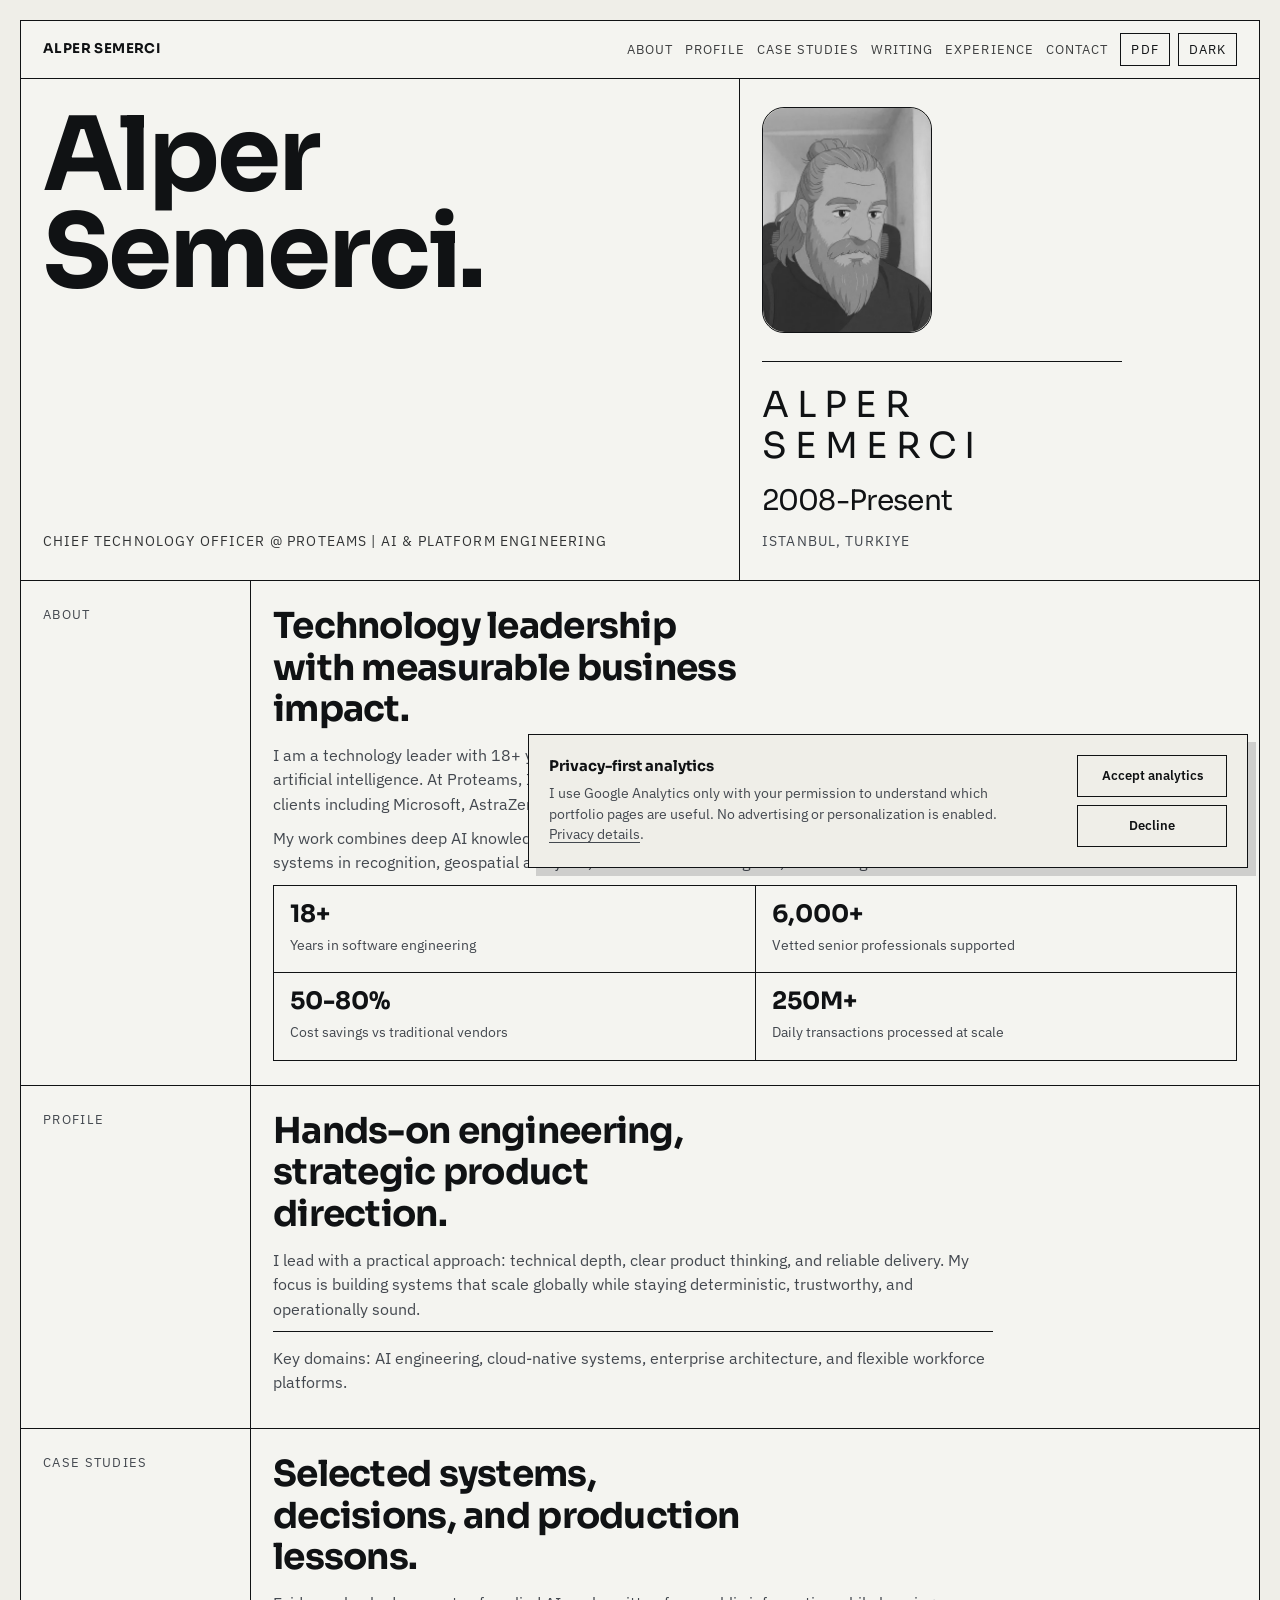
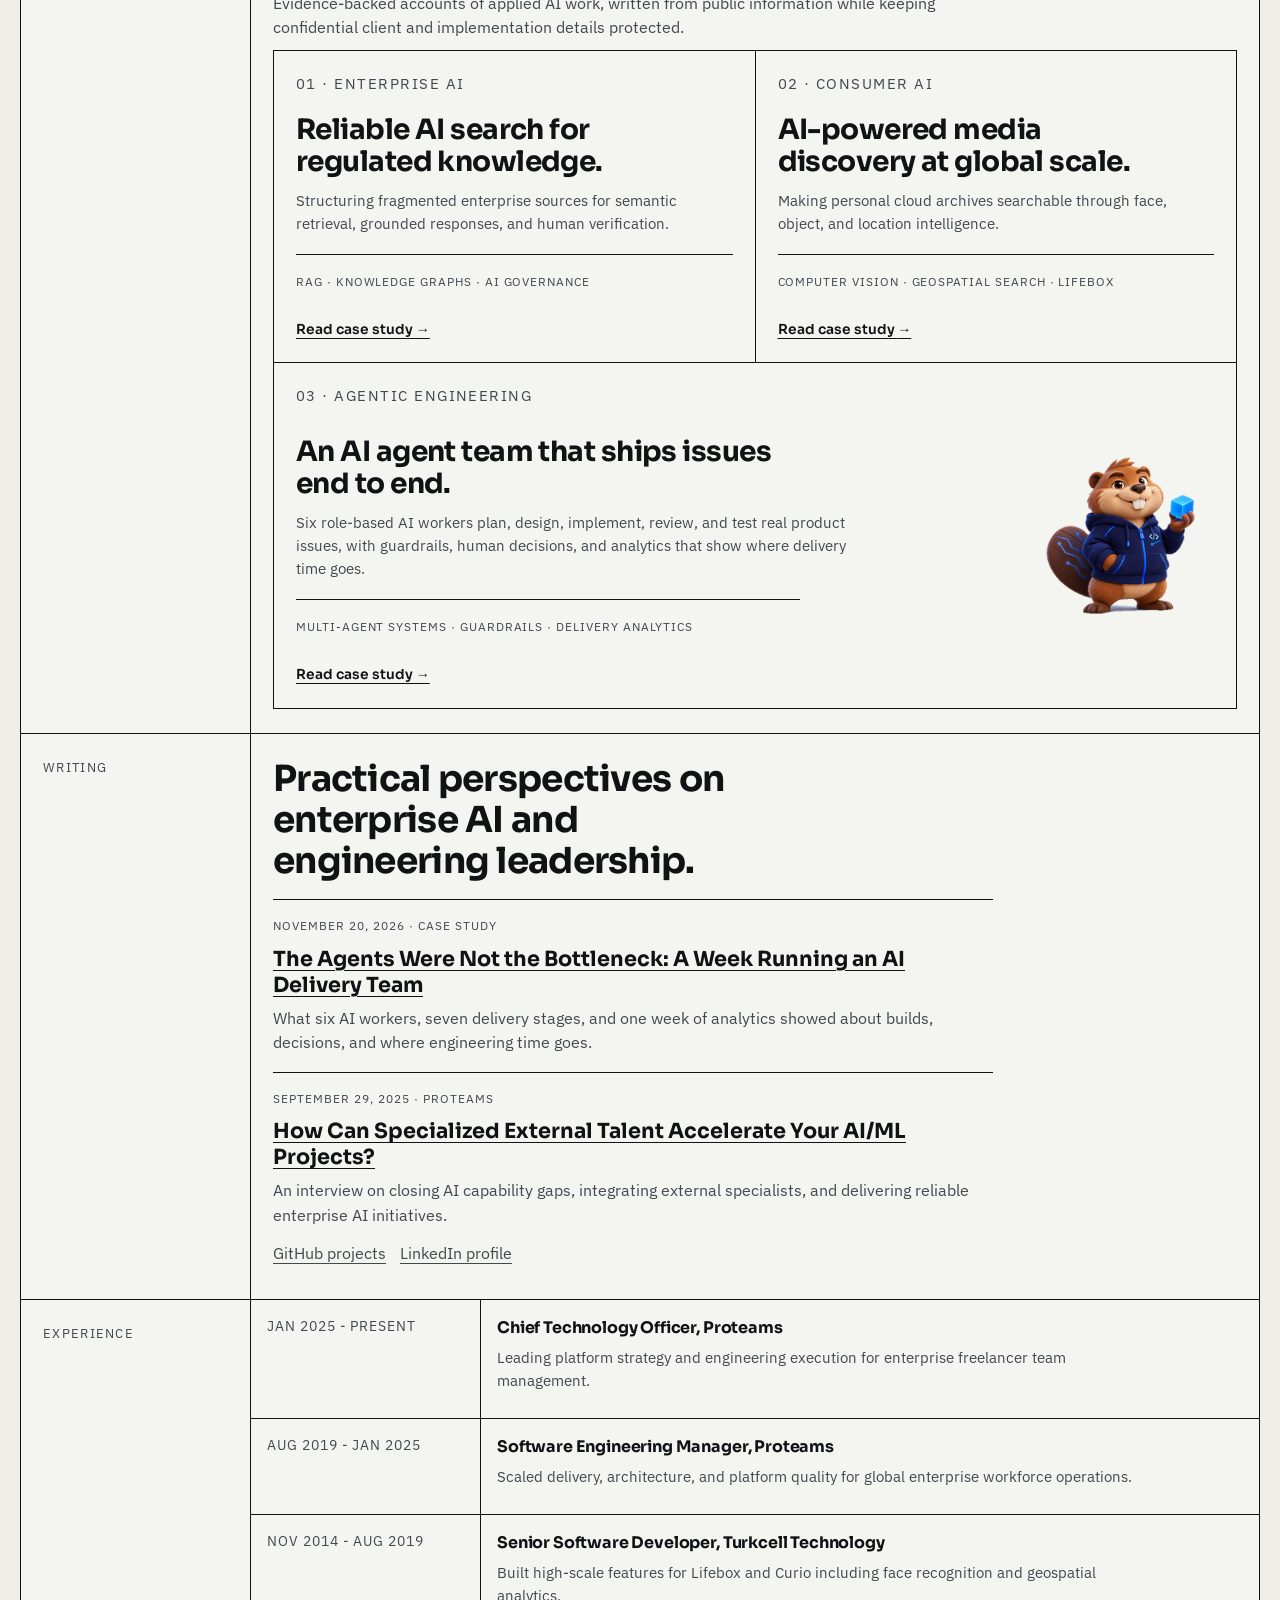
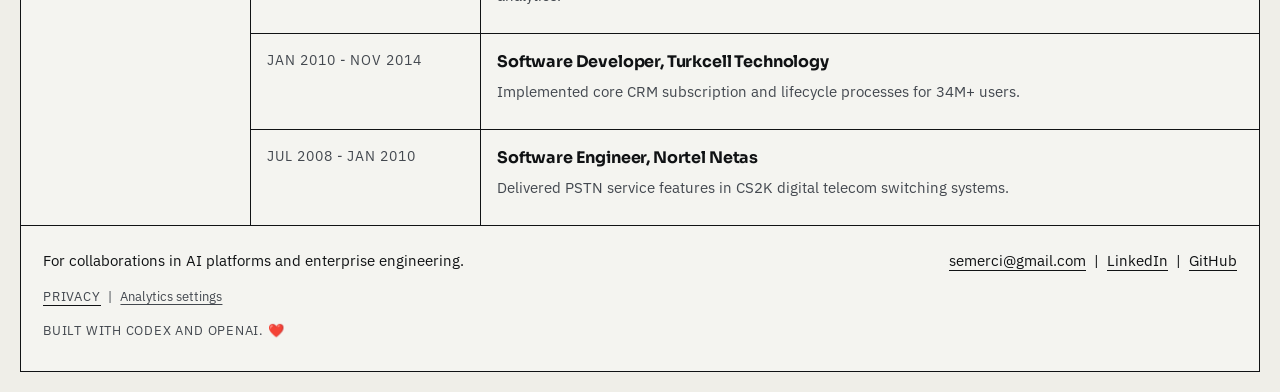
<file: index.html>
<!doctype html>
<html lang="en">
<head>
  <meta charset="UTF-8" />
  <meta name="viewport" content="width=device-width, initial-scale=1.0" />
  <title>Alper Semerci | CTO &amp; AI Platform Engineering Leader</title>
  <meta name="description" content="Alper Semerci is CTO at Proteams with 18+ years in AI engineering, cloud-native systems, enterprise architecture, and scalable platform delivery." />
  <meta name="author" content="Alper Semerci" />
  <meta name="robots" content="index, follow, max-snippet:-1, max-image-preview:large, max-video-preview:-1" />
  <meta name="theme-color" content="#efeee8" media="(prefers-color-scheme: light)" />
  <meta name="theme-color" content="#1a1d21" media="(prefers-color-scheme: dark)" />
  <link rel="canonical" href="https://alpersemerci.com/" />
  <link rel="icon" href="/favicon.svg" type="image/svg+xml" />

  <meta property="og:type" content="website" />
  <meta property="og:locale" content="en_US" />
  <meta property="og:site_name" content="Alper Semerci" />
  <meta property="og:title" content="Alper Semerci | CTO &amp; AI Platform Engineering Leader" />
  <meta property="og:description" content="CTO at Proteams with 18+ years in AI engineering, cloud-native systems, enterprise architecture, and scalable platform delivery." />
  <meta property="og:url" content="https://alpersemerci.com/" />
  <meta property="og:image" content="https://alpersemerci.com/alper-semerci-og.jpg" />
  <meta property="og:image:secure_url" content="https://alpersemerci.com/alper-semerci-og.jpg" />
  <meta property="og:image:type" content="image/jpeg" />
  <meta property="og:image:width" content="1200" />
  <meta property="og:image:height" content="630" />
  <meta property="og:image:alt" content="Alper Semerci — CTO and AI Platform Engineering Leader" />

  <meta name="twitter:card" content="summary_large_image" />
  <meta name="twitter:title" content="Alper Semerci | CTO &amp; AI Platform Engineering Leader" />
  <meta name="twitter:description" content="CTO at Proteams with 18+ years in AI engineering, cloud-native systems, enterprise architecture, and scalable platform delivery." />
  <meta name="twitter:image" content="https://alpersemerci.com/alper-semerci-og.jpg" />
  <meta name="twitter:image:alt" content="Alper Semerci — CTO and AI Platform Engineering Leader" />

  <script type="application/ld+json">
    {
      "@context": "https://schema.org",
      "@graph": [
        {
          "@type": "WebSite",
          "@id": "https://alpersemerci.com/#website",
          "url": "https://alpersemerci.com/",
          "name": "Alper Semerci",
          "description": "The professional portfolio of Alper Semerci, CTO and AI platform engineering leader.",
          "about": {
            "@id": "https://alpersemerci.com/#person"
          }
        },
        {
          "@type": "ProfilePage",
          "@id": "https://alpersemerci.com/#profile",
          "url": "https://alpersemerci.com/",
          "name": "Alper Semerci | CTO & AI Platform Engineering Leader",
          "isPartOf": {
            "@id": "https://alpersemerci.com/#website"
          },
          "dateModified": "2026-11-20",
          "mainEntity": {
            "@id": "https://alpersemerci.com/#person"
          },
          "hasPart": [
            {
              "@type": "Article",
              "@id": "https://alpersemerci.com/case-studies/reliable-enterprise-ai-search/#article",
              "headline": "Building Reliable Enterprise AI Search for Regulated Knowledge",
              "url": "https://alpersemerci.com/case-studies/reliable-enterprise-ai-search/"
            },
            {
              "@type": "Article",
              "@id": "https://alpersemerci.com/case-studies/ai-media-discovery/#article",
              "headline": "Making Personal Media Searchable with Face, Object, and Location Intelligence",
              "url": "https://alpersemerci.com/case-studies/ai-media-discovery/"
            },
            {
              "@type": "Article",
              "@id": "https://alpersemerci.com/case-studies/ai-agent-delivery-team/#article",
              "headline": "Building an AI Agent Team That Ships Issues End to End",
              "url": "https://alpersemerci.com/case-studies/ai-agent-delivery-team/"
            }
          ]
        },
        {
          "@type": "Person",
          "@id": "https://alpersemerci.com/#person",
          "name": "Alper Semerci",
          "url": "https://alpersemerci.com/",
          "image": {
            "@type": "ImageObject",
            "url": "https://alpersemerci.com/alper-semerci-portrait-680.webp",
            "width": 680,
            "height": 1020
          },
          "jobTitle": "Chief Technology Officer",
          "description": "Technology leader with 18+ years of experience in AI engineering, cloud-native systems, enterprise architecture, and scalable platform delivery.",
          "worksFor": {
            "@type": "Organization",
            "name": "Proteams",
            "url": "https://proteams.com/"
          },
          "email": "mailto:semerci@gmail.com",
          "address": {
            "@type": "PostalAddress",
            "addressLocality": "Istanbul",
            "addressCountry": "TR"
          },
          "knowsAbout": [
            "Artificial intelligence engineering",
            "Platform engineering",
            "Cloud-native systems",
            "Enterprise architecture",
            "AI governance",
            "Geospatial analytics",
            "Recommendation systems"
          ],
          "sameAs": [
            "https://www.linkedin.com/in/alper-semerci",
            "https://github.com/alper-proteams"
          ],
          "subjectOf": {
            "@type": "Article",
            "headline": "How Can Specialized External Talent Accelerate Your AI/ML Projects?",
            "url": "https://proteams.com/blog/how-can-specialized-external-talent-accelerate-your-ai-ml-projects/"
          }
        }
      ]
    }
  </script>
  <link rel="preconnect" href="https://fonts.googleapis.com" />
  <link rel="preconnect" href="https://fonts.gstatic.com" crossorigin />
  <link href="https://fonts.googleapis.com/css2?family=Sora:wght@400;600;700;800&amp;family=IBM+Plex+Sans:wght@400;500;600&amp;display=swap" rel="stylesheet" />
  <link rel="stylesheet" href="analytics.css" />
  <style>
    :root {
      color-scheme: light;
      --bg: #efeee8;
      --ink: #101214;
      --muted: #43484f;
      --line: #101214;
      --panel: rgba(255, 255, 255, 0.32);
      --photo-bg: #d5d4ce;
      --max: 1280px;
      --pad: 22px;
    }

    html[data-theme="dark"] {
      color-scheme: dark;
      --bg: #1a1d21;
      --ink: #f2f3f5;
      --muted: #c1c7d0;
      --line: rgba(242, 243, 245, 0.78);
      --panel: rgba(31, 34, 38, 0.9);
      --photo-bg: #2a2f35;
    }

    * {
      box-sizing: border-box;
      margin: 0;
      padding: 0;
      border-radius: 0 !important;
    }

    html,
    body {
      scroll-behavior: smooth;
    }

    body {
      background: var(--bg);
      color: var(--ink);
      font-family: "IBM Plex Sans", sans-serif;
      line-height: 1.55;
      padding: 20px;
      transition: background-color 0.25s ease, color 0.25s ease;
    }

    a {
      color: inherit;
    }

    .site {
      max-width: var(--max);
      margin: 0 auto;
      border: 1px solid var(--line);
      background: var(--panel);
      transition: background-color 0.25s ease, border-color 0.25s ease;
    }

    .topbar {
      display: flex;
      justify-content: space-between;
      align-items: center;
      gap: 14px;
      border-bottom: 1px solid var(--line);
      padding: 12px var(--pad);
      font-size: 0.84rem;
      text-transform: uppercase;
      letter-spacing: 0.08em;
      transition: border-color 0.25s ease;
    }

    .brand {
      font-family: "Sora", sans-serif;
      font-weight: 700;
      letter-spacing: 0.03em;
    }

    .topbar-right {
      display: flex;
      align-items: center;
      gap: 12px;
      flex-wrap: wrap;
      justify-content: flex-end;
    }

    .topbar-actions {
      display: flex;
      align-items: center;
      gap: 8px;
    }

    .nav {
      display: flex;
      gap: 12px;
      flex-wrap: wrap;
    }

    .nav a {
      text-decoration: none;
      opacity: 0.8;
    }

    .nav a:hover {
      opacity: 1;
      text-decoration: underline;
      text-underline-offset: 4px;
    }

    .theme-toggle {
      border: 1px solid var(--line);
      background: transparent;
      color: var(--ink);
      font: inherit;
      text-transform: uppercase;
      letter-spacing: 0.08em;
      padding: 5px 10px;
      cursor: pointer;
      transition: opacity 0.2s ease, border-color 0.25s ease, color 0.25s ease;
    }

    .theme-toggle:hover {
      opacity: 0.72;
    }

    .hero {
      display: grid;
      grid-template-columns: 58% 42%;
      min-height: clamp(420px, 54vh, 620px);
    }

    .hero-left,
    .hero-right {
      padding: 28px var(--pad);
      display: flex;
      flex-direction: column;
    }

    .hero-left {
      justify-content: space-between;
      gap: 20px;
    }

    .hero-title {
      font-family: "Sora", sans-serif;
      font-size: clamp(2.9rem, 8vw, 7.2rem);
      line-height: 0.95;
      letter-spacing: -0.03em;
      max-width: 7ch;
    }

    .hero-sub {
      font-size: 0.9rem;
      text-transform: uppercase;
      letter-spacing: 0.08em;
      opacity: 0.85;
    }

    .hero-right {
      border-left: 1px solid var(--line);
      justify-content: flex-start;
      gap: 28px;
      transition: border-color 0.25s ease;
    }

    .hero-photo {
      width: min(170px, 100%);
      border: 1px solid var(--line);
      background: var(--photo-bg);
      margin: 0;
      overflow: hidden;
      border-radius: 22px !important;
      transition: border-color 0.25s ease, background-color 0.25s ease;
    }

    .hero-photo img {
      display: block;
      width: 100%;
      height: auto;
      aspect-ratio: 3 / 4;
      object-fit: cover;
      filter: grayscale(100%);
      cursor: pointer;
      border-radius: 22px !important;
    }

    .hero-meta {
      border-top: 1px solid var(--line);
      padding-top: 22px;
      width: min(360px, 100%);
      transition: border-color 0.25s ease;
    }

    .hero-name {
      font-family: "Sora", sans-serif;
      font-size: clamp(1.4rem, 2.8vw, 2.35rem);
      line-height: 1.16;
      letter-spacing: 0.22em;
      margin-bottom: 12px;
    }

    .hero-years {
      font-family: "Sora", sans-serif;
      font-size: clamp(1.4rem, 2.2vw, 2rem);
      margin-bottom: 8px;
      letter-spacing: -0.03em;
    }

    .hero-loc {
      font-size: 0.88rem;
      text-transform: uppercase;
      letter-spacing: 0.08em;
      color: var(--muted);
      transition: color 0.25s ease;
    }

    .section {
      border-top: 1px solid var(--line);
      display: grid;
      grid-template-columns: 230px 1fr;
      min-height: 220px;
      transition: border-color 0.25s ease;
    }

    .section-label {
      border-right: 1px solid var(--line);
      padding: 24px var(--pad);
      font-size: 0.82rem;
      font-weight: 400;
      text-transform: uppercase;
      letter-spacing: 0.1em;
      color: var(--muted);
      transition: border-color 0.25s ease, color 0.25s ease;
    }

    .section-content {
      padding: 24px var(--pad);
    }

    .section-content h2 {
      font-family: "Sora", sans-serif;
      font-size: clamp(1.3rem, 2.8vw, 2.4rem);
      line-height: 1.15;
      margin-bottom: 14px;
      letter-spacing: -0.02em;
      max-width: 18ch;
    }

    .section-content p {
      max-width: 72ch;
      color: var(--muted);
      margin-bottom: 10px;
      font-size: 0.98rem;
      transition: color 0.25s ease;
    }

    .photo-note {
      border-top: 1px solid var(--line);
      padding-top: 14px;
      font-size: 0.92rem;
      color: var(--muted);
      transition: border-color 0.25s ease, color 0.25s ease;
    }

    .impact {
      display: grid;
      grid-template-columns: repeat(2, minmax(0, 1fr));
      border-left: 1px solid var(--line);
      border-top: 1px solid var(--line);
      margin-top: 8px;
      transition: border-color 0.25s ease;
    }

    .impact div {
      border-right: 1px solid var(--line);
      border-bottom: 1px solid var(--line);
      padding: 16px;
      transition: border-color 0.25s ease;
    }

    .impact strong {
      display: block;
      font-family: "Sora", sans-serif;
      font-size: 1.5rem;
      line-height: 1;
      margin-bottom: 6px;
    }

    .impact span {
      font-size: 0.87rem;
      color: var(--muted);
      transition: color 0.25s ease;
    }

    .timeline {
      transition: color 0.25s ease;
    }

    .job {
      display: grid;
      grid-template-columns: 230px 1fr;
      transition: color 0.25s ease;
    }

    .job-time {
      border-right: 1px solid var(--line);
      border-bottom: 1px solid var(--line);
      padding: 16px;
      font-size: 0.85rem;
      color: var(--muted);
      text-transform: uppercase;
      letter-spacing: 0.07em;
      transition: border-color 0.25s ease, color 0.25s ease;
    }

    .job-body {
      border-bottom: 1px solid var(--line);
      padding: 16px;
      transition: border-color 0.25s ease;
    }

    .job:last-child .job-time,
    .job:last-child .job-body {
      border-bottom: 0;
    }

    .job-body h3 {
      font-family: "Sora", sans-serif;
      font-size: 1rem;
      margin-bottom: 5px;
      letter-spacing: -0.01em;
    }

    .job-body p {
      color: var(--muted);
      font-size: 0.93rem;
      transition: color 0.25s ease;
    }

    .case-intro {
      max-width: 72ch;
      margin-bottom: 20px;
    }

    .case-grid {
      display: grid;
      grid-template-columns: repeat(2, minmax(0, 1fr));
      border-top: 1px solid var(--line);
      border-left: 1px solid var(--line);
    }

    .case-card {
      display: flex;
      min-height: 310px;
      padding: 22px;
      flex-direction: column;
      border-right: 1px solid var(--line);
      border-bottom: 1px solid var(--line);
    }

    .case-number {
      margin-bottom: 42px;
      color: var(--muted);
      font-size: 0.76rem;
      letter-spacing: 0.1em;
      text-transform: uppercase;
    }

    .case-card h3 {
      max-width: 18ch;
      margin-bottom: 12px;
      font-family: "Sora", sans-serif;
      font-size: clamp(1.2rem, 2.3vw, 1.75rem);
      line-height: 1.15;
      letter-spacing: -0.02em;
    }

    .case-card p {
      margin-bottom: 18px;
      font-size: 0.92rem;
    }

    .case-card-meta {
      margin-top: auto;
      padding-top: 18px;
      border-top: 1px solid var(--line);
      font-size: 0.74rem !important;
      letter-spacing: 0.08em;
      text-transform: uppercase;
    }

    .case-card-link {
      margin-top: 10px;
      font-family: "Sora", sans-serif;
      font-size: 0.86rem;
      font-weight: 600;
      text-underline-offset: 4px;
    }

    .case-card-featured {
      grid-column: 1 / -1;
      min-height: 0;
      flex-direction: row;
      align-items: center;
      gap: clamp(18px, 4vw, 48px);
    }

    .case-card-body {
      display: flex;
      min-width: 0;
      flex: 1;
      flex-direction: column;
      align-self: stretch;
    }

    .case-card-featured .case-number {
      margin-bottom: 28px;
    }

    .case-card-featured h3 {
      max-width: 24ch;
    }

    .case-card-featured .case-card-body > p:not(.case-number):not(.case-card-meta) {
      max-width: 62ch;
    }

    .case-card-art {
      display: block;
      width: clamp(104px, 15vw, 168px);
      height: auto;
      flex: none;
    }

    .writing-item {
      max-width: 72ch;
      border-top: 1px solid var(--line);
      padding-top: 16px;
      margin-top: 18px;
      transition: border-color 0.25s ease;
    }

    .writing-meta {
      font-size: 0.78rem !important;
      text-transform: uppercase;
      letter-spacing: 0.08em;
    }

    .writing-item h3 {
      font-family: "Sora", sans-serif;
      font-size: clamp(1rem, 2vw, 1.3rem);
      line-height: 1.25;
      margin-bottom: 8px;
    }

    .writing-item h3 a {
      text-decoration-thickness: 1px;
      text-underline-offset: 4px;
    }

    .writing-links {
      display: flex;
      gap: 14px;
      flex-wrap: wrap;
      margin-top: 14px;
      font-size: 0.9rem;
    }

    .writing-links a {
      text-underline-offset: 4px;
    }

    .footer {
      border-top: 1px solid var(--line);
      padding: 24px var(--pad) 30px;
      display: flex;
      justify-content: space-between;
      gap: 10px;
      flex-wrap: wrap;
      font-size: 0.92rem;
      transition: border-color 0.25s ease;
    }

    .footer a {
      text-decoration: none;
      border-bottom: 1px solid var(--line);
      transition: border-color 0.25s ease;
    }

    .footer a:hover {
      opacity: 0.7;
    }

    .footer-note {
      width: 100%;
      margin-top: 4px;
      font-size: 0.82rem;
      color: var(--muted);
      text-transform: uppercase;
      letter-spacing: 0.06em;
      transition: color 0.25s ease;
    }

    @media (max-width: 980px) {
      .hero {
        grid-template-columns: 1fr;
      }

      .hero-right {
        border-left: 0;
        border-top: 1px solid var(--line);
        min-height: auto;
        align-items: flex-start;
      }

      .hero-photo {
        width: min(150px, 100%);
        margin-bottom: 18px;
      }

      .section {
        grid-template-columns: 1fr;
      }

      .section-label {
        border-right: 0;
        border-bottom: 1px solid var(--line);
      }

      .job {
        grid-template-columns: 1fr;
      }

      .job-time {
        border-right: 0;
        border-bottom: 1px solid var(--line);
      }
    }

    @media (max-width: 640px) {
      body {
        padding: 10px;
      }

      .topbar {
        flex-direction: column;
        align-items: flex-start;
      }

      .topbar-right {
        width: 100%;
        justify-content: space-between;
      }

      .impact {
        grid-template-columns: 1fr;
      }

      .case-grid {
        grid-template-columns: 1fr;
      }

      .case-card {
        min-height: 280px;
      }

      .case-card-featured {
        min-height: 0;
        flex-direction: column-reverse;
        align-items: flex-start;
      }

      .case-card-art {
        width: 104px;
      }

      .hero-title {
        max-width: 10ch;
      }
    }

    @media print {
      :root,
      html[data-theme="dark"] {
        --bg: #ffffff;
        --ink: #000000;
        --muted: #2b2f33;
        --line: #000000;
        --panel: #ffffff;
        --photo-bg: #ffffff;
      }

      body {
        padding: 0;
        background: #ffffff;
      }

      .site {
        max-width: none;
        border: 0;
        background: #ffffff;
      }

      .topbar-right {
        display: none;
      }

      .section {
        break-inside: avoid-page;
        page-break-inside: avoid;
      }

      .section-label {
        break-after: avoid-page;
        page-break-after: avoid;
      }

      .section-content {
        break-before: avoid-page;
        page-break-before: avoid;
      }

      #about {
        break-before: page;
        page-break-before: always;
      }
    }
  </style>
</head>
<body>
  <main class="site">
    <header class="topbar">
      <div class="brand">Alper Semerci</div>
      <div class="topbar-right">
        <nav class="nav" aria-label="Main navigation">
          <a href="#about">About</a>
          <a href="#profile">Profile</a>
          <a href="#case-studies">Case studies</a>
          <a href="#writing">Writing</a>
          <a href="#experience">Experience</a>
          <a href="#contact">Contact</a>
        </nav>
        <div class="topbar-actions">
          <button id="pdf-download" class="theme-toggle" type="button" aria-label="Download portfolio as PDF">PDF</button>
          <button id="theme-toggle" class="theme-toggle" type="button" aria-label="Switch theme">Dark</button>
        </div>
      </div>
    </header>

    <section class="hero" id="top">
      <div class="hero-left">
        <h1 class="hero-title">Alper<br/>Semerci.</h1>
        <p class="hero-sub">Chief Technology Officer @ Proteams | AI &amp; Platform Engineering</p>
      </div>
      <div class="hero-right">
        <figure class="hero-photo">
          <img
            id="profile-image"
            src="alper-semerci-portrait-340.webp"
            srcset="alper-semerci-portrait-340.webp 340w, alper-semerci-portrait-680.webp 680w"
            sizes="(max-width: 980px) 150px, 170px"
            data-original-src="alper-semerci-portrait-340.webp"
            data-original-srcset="alper-semerci-portrait-340.webp 340w, alper-semerci-portrait-680.webp 680w"
            data-reveal-src="alper-semerci-photo-340.webp"
            data-reveal-srcset="alper-semerci-photo-340.webp 340w, alper-semerci-photo-680.webp 680w"
            width="680"
            height="1020"
            fetchpriority="high"
            decoding="async"
            alt="Alper Semerci, CTO at Proteams"
          />
        </figure>
        <div class="hero-meta">
          <p class="hero-name">ALPER<br/>SEMERCI</p>
          <p class="hero-years">2008-Present</p>
          <p class="hero-loc">Istanbul, Turkiye</p>
        </div>
      </div>
    </section>

    <section class="section" id="about">
      <div class="section-label">About</div>
      <div class="section-content">
        <h2>Technology leadership with measurable business impact.</h2>
        <p>
          I am a technology leader with 18+ years of software engineering experience and a strong focus on artificial intelligence.
          At Proteams, I lead hypercare-enabled platform development for Fortune 500 clients including Microsoft, AstraZeneca, and Novo Nordisk.
        </p>
        <p>
          My work combines deep AI knowledge with cloud-native architecture to deliver production-grade systems in recognition,
          geospatial analytics, recommendation engines, and intelligent automation.
        </p>
        <div class="impact" aria-label="Key impact metrics">
          <div><strong>18+</strong><span>Years in software engineering</span></div>
          <div><strong>6,000+</strong><span>Vetted senior professionals supported</span></div>
          <div><strong>50-80%</strong><span>Cost savings vs traditional vendors</span></div>
          <div><strong>250M+</strong><span>Daily transactions processed at scale</span></div>
        </div>
      </div>
    </section>

    <section class="section" id="profile">
      <div class="section-label">Profile</div>
      <div class="section-content">
        <h2>Hands-on engineering, strategic product direction.</h2>
        <p>
          I lead with a practical approach: technical depth, clear product thinking, and reliable delivery.
          My focus is building systems that scale globally while staying deterministic, trustworthy, and operationally sound.
        </p>
        <p class="photo-note">
          Key domains: AI engineering, cloud-native systems, enterprise architecture, and flexible workforce platforms.
        </p>
      </div>
    </section>

    <section class="section" id="case-studies">
      <div class="section-label">Case Studies</div>
      <div class="section-content">
        <h2>Selected systems, decisions, and production lessons.</h2>
        <p class="case-intro">
          Evidence-backed accounts of applied AI work, written from public information while keeping confidential
          client and implementation details protected.
        </p>
        <div class="case-grid">
          <article class="case-card">
            <p class="case-number">01 · Enterprise AI</p>
            <h3>Reliable AI search for regulated knowledge.</h3>
            <p>
              Structuring fragmented enterprise sources for semantic retrieval, grounded responses, and human verification.
            </p>
            <p class="case-card-meta">RAG · Knowledge graphs · AI governance</p>
            <a class="case-card-link" href="case-studies/reliable-enterprise-ai-search/" data-analytics-case-study="reliable-enterprise-ai-search">
              Read case study <span aria-hidden="true">→</span>
            </a>
          </article>
          <article class="case-card">
            <p class="case-number">02 · Consumer AI</p>
            <h3>AI-powered media discovery at global scale.</h3>
            <p>
              Making personal cloud archives searchable through face, object, and location intelligence.
            </p>
            <p class="case-card-meta">Computer vision · Geospatial search · Lifebox</p>
            <a class="case-card-link" href="case-studies/ai-media-discovery/" data-analytics-case-study="ai-media-discovery">
              Read case study <span aria-hidden="true">→</span>
            </a>
          </article>
          <article class="case-card case-card-featured">
            <div class="case-card-body">
              <p class="case-number">03 · Agentic Engineering</p>
              <h3>An AI agent team that ships issues end to end.</h3>
              <p>
                Six role-based AI workers plan, design, implement, review, and test real product issues, with
                guardrails, human decisions, and analytics that show where delivery time goes.
              </p>
              <p class="case-card-meta">Multi-agent systems · Guardrails · Delivery analytics</p>
              <a class="case-card-link" href="case-studies/ai-agent-delivery-team/" data-analytics-case-study="ai-agent-delivery-team">
                Read case study <span aria-hidden="true">→</span>
              </a>
            </div>
            <img
              class="case-card-art"
              src="case-studies/ai-agent-delivery-team/brix.webp"
              width="256"
              height="240"
              loading="lazy"
              decoding="async"
              alt="Brix, the builder beaver mascot of the agent team dashboard"
            />
          </article>
        </div>
      </div>
    </section>

    <section class="section" id="writing">
      <div class="section-label">Writing</div>
      <div class="section-content">
        <h2>Practical perspectives on enterprise AI and engineering leadership.</h2>
        <article class="writing-item">
          <p class="writing-meta"><time datetime="2026-11-20">November 20, 2026</time> · Case study</p>
          <h3>
            <a href="case-studies/ai-agent-delivery-team/" data-analytics-case-study="ai-agent-delivery-team">
              The Agents Were Not the Bottleneck: A Week Running an AI Delivery Team
            </a>
          </h3>
          <p>
            What six AI workers, seven delivery stages, and one week of analytics showed about builds, decisions, and where engineering time goes.
          </p>
        </article>
        <article class="writing-item">
          <p class="writing-meta"><time datetime="2025-09-29">September 29, 2025</time> · Proteams</p>
          <h3>
            <a href="https://proteams.com/blog/how-can-specialized-external-talent-accelerate-your-ai-ml-projects/" target="_blank" rel="noopener noreferrer">
              How Can Specialized External Talent Accelerate Your AI/ML Projects?
            </a>
          </h3>
          <p>
            An interview on closing AI capability gaps, integrating external specialists, and delivering reliable enterprise AI initiatives.
          </p>
        </article>
        <p class="writing-links">
          <a href="https://github.com/alper-proteams" target="_blank" rel="me noopener noreferrer">GitHub projects</a>
          <a href="https://www.linkedin.com/in/alper-semerci" target="_blank" rel="me noopener noreferrer">LinkedIn profile</a>
        </p>
      </div>
    </section>

    <section class="section" id="experience">
      <h2 class="section-label">Experience</h2>
      <div class="section-content" style="padding:0;">
        <div class="timeline">
          <article class="job">
            <div class="job-time">Jan 2025 - Present</div>
            <div class="job-body">
              <h3>Chief Technology Officer, Proteams</h3>
              <p>Leading platform strategy and engineering execution for enterprise freelancer team management.</p>
            </div>
          </article>
          <article class="job">
            <div class="job-time">Aug 2019 - Jan 2025</div>
            <div class="job-body">
              <h3>Software Engineering Manager, Proteams</h3>
              <p>Scaled delivery, architecture, and platform quality for global enterprise workforce operations.</p>
            </div>
          </article>
          <article class="job">
            <div class="job-time">Nov 2014 - Aug 2019</div>
            <div class="job-body">
              <h3>Senior Software Developer, Turkcell Technology</h3>
              <p>Built high-scale features for Lifebox and Curio including face recognition and geospatial analytics.</p>
            </div>
          </article>
          <article class="job">
            <div class="job-time">Jan 2010 - Nov 2014</div>
            <div class="job-body">
              <h3>Software Developer, Turkcell Technology</h3>
              <p>Implemented core CRM subscription and lifecycle processes for 34M+ users.</p>
            </div>
          </article>
          <article class="job">
            <div class="job-time">Jul 2008 - Jan 2010</div>
            <div class="job-body">
              <h3>Software Engineer, Nortel Netas</h3>
              <p>Delivered PSTN service features in CS2K digital telecom switching systems.</p>
            </div>
          </article>
        </div>
      </div>
    </section>

    <footer class="footer" id="contact">
      <p>For collaborations in AI platforms and enterprise engineering.</p>
      <p>
        <a href="mailto:semerci@gmail.com">semerci@gmail.com</a>
        &nbsp;|&nbsp;
        <a href="https://www.linkedin.com/in/alper-semerci" target="_blank" rel="me noopener noreferrer">LinkedIn</a>
        &nbsp;|&nbsp;
        <a href="https://github.com/alper-proteams" target="_blank" rel="me noopener noreferrer">GitHub</a>
      </p>
      <p class="footer-note">
        <a class="privacy-link" href="privacy/">Privacy</a>
        &nbsp;|&nbsp;
        <button class="analytics-settings" type="button" data-analytics-settings>Analytics settings</button>
      </p>
      <p class="footer-note">Built with Codex and OpenAI. <span style="color:#e02424;">❤️</span></p>
    </footer>
  </main>

  <script src="analytics.js"></script>
  <script>
    (function () {
      var storageKey = "portfolio-theme";
      var root = document.documentElement;
      var toggle = document.getElementById("theme-toggle");
      var pdfDownload = document.getElementById("pdf-download");

      var getSystemTheme = function () {
        return window.matchMedia("(prefers-color-scheme: dark)").matches ? "dark" : "light";
      };

      var getSavedTheme = function () {
        try {
          return localStorage.getItem(storageKey);
        } catch (error) {
          return null;
        }
      };

      var setSavedTheme = function (theme) {
        try {
          localStorage.setItem(storageKey, theme);
        } catch (error) {
          // Ignore storage issues in private browsing or restricted environments.
        }
      };

      var applyTheme = function (theme) {
        root.setAttribute("data-theme", theme);
        if (toggle) {
          var nextTheme = theme === "dark" ? "light" : "dark";
          toggle.textContent = nextTheme;
          toggle.setAttribute("aria-label", "Switch to " + nextTheme + " theme");
        }
      };

      var initialTheme = getSavedTheme() || getSystemTheme();
      applyTheme(initialTheme);

      if (toggle) {
        toggle.addEventListener("click", function () {
          var currentTheme = root.getAttribute("data-theme") || "light";
          var nextTheme = currentTheme === "dark" ? "light" : "dark";
          applyTheme(nextTheme);
          setSavedTheme(nextTheme);
        });
      }

      if (pdfDownload) {
        pdfDownload.addEventListener("click", function () {
          var originalTitle = document.title;
          document.title = "Alper-Semerci-Portfolio";
          window.print();
          window.setTimeout(function () {
            document.title = originalTitle;
          }, 250);
        });
      }

      var profileImage = document.getElementById("profile-image");
      if (profileImage) {
        var originalSrc = profileImage.getAttribute("data-original-src") || profileImage.getAttribute("src");
        var originalSrcset = profileImage.getAttribute("data-original-srcset");
        var revealSrc = profileImage.getAttribute("data-reveal-src");
        var revealSrcset = profileImage.getAttribute("data-reveal-srcset");
        var showingReveal = false;

        profileImage.addEventListener("click", function () {
          if (!revealSrc) {
            return;
          }

          showingReveal = !showingReveal;
          profileImage.setAttribute("src", showingReveal ? revealSrc : originalSrc);

          if (originalSrcset && revealSrcset) {
            profileImage.setAttribute("srcset", showingReveal ? revealSrcset : originalSrcset);
          }

          profileImage.setAttribute(
            "alt",
            showingReveal ? "Photo of Alper Semerci" : "Alper Semerci, CTO at Proteams"
          );
        });
      }

      var devToolsOpen = false;

      var isDevToolsOpen = function () {
        var widthGap = window.outerWidth - window.innerWidth > 160;
        var heightGap = window.outerHeight - window.innerHeight > 160;
        return widthGap || heightGap;
      };

      var logDevToolsMessage = function () {
        if (!window.console || typeof console.log !== "function") {
          return;
        }

        console.log(
          "%cHey, these aren't the droids you're looking for.",
          "font-size:16px;font-weight:800;color:#f8fafc;background:linear-gradient(90deg,#7c3aed,#2563eb,#06b6d4);padding:6px 10px;"
        );
        console.log(
          "%c42%c is the \"Answer to the Ultimate Question of Life, the Universe, and Everything\"",
          "font-size:22px;font-weight:900;color:#ef4444;",
          "font-size:14px;font-weight:700;color:#22c55e;"
        );
      };

      var checkDevTools = function () {
        var open = isDevToolsOpen();
        if (open && !devToolsOpen) {
          logDevToolsMessage();
        }
        devToolsOpen = open;
      };

      window.addEventListener("resize", checkDevTools);
      window.setInterval(checkDevTools, 900);
      checkDevTools();
    })();
  </script>
</body>
</html>
</file>
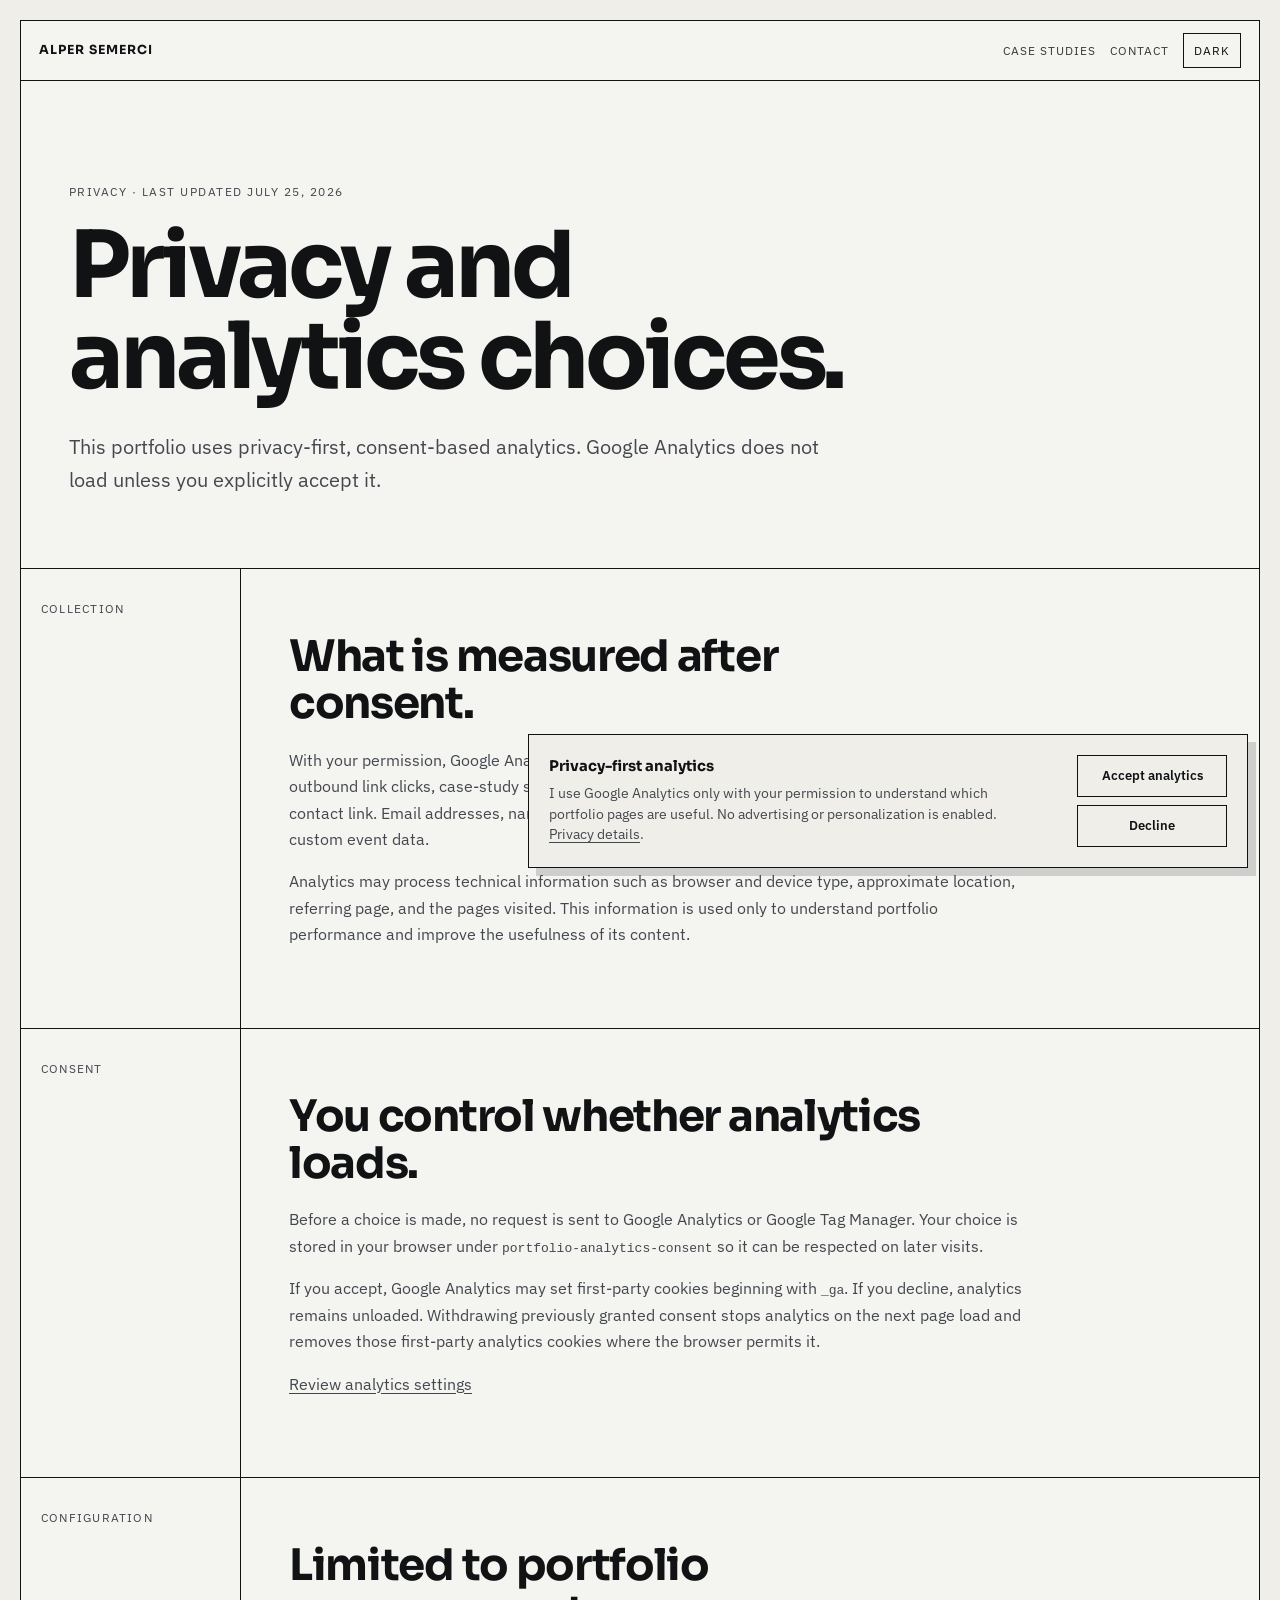
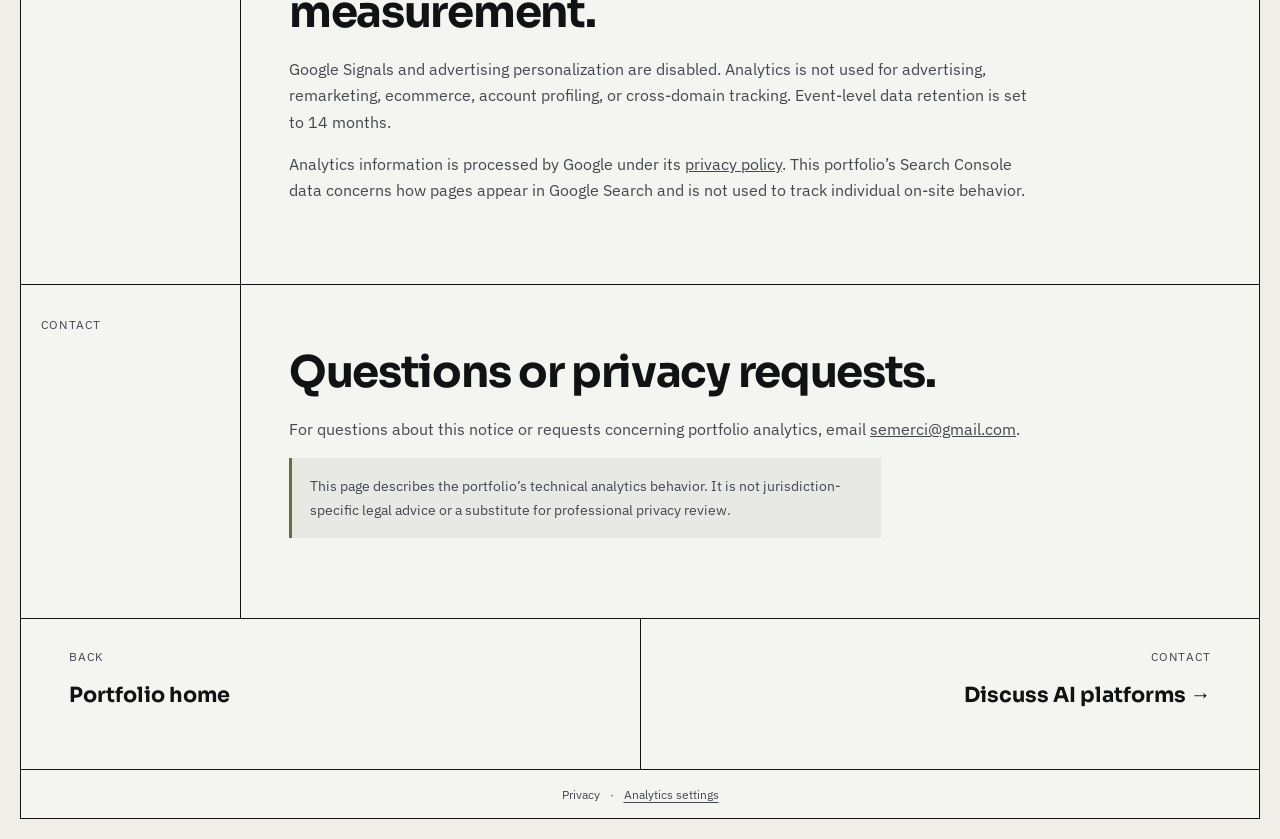
<file: privacy/index.html>
<!doctype html>
<html lang="en">
<head>
  <meta charset="UTF-8" />
  <meta name="viewport" content="width=device-width, initial-scale=1.0" />
  <title>Privacy and Analytics | Alper Semerci</title>
  <meta name="description" content="How analytics consent and privacy choices work on Alper Semerci's portfolio." />
  <meta name="author" content="Alper Semerci" />
  <meta name="robots" content="noindex, follow" />
  <meta name="theme-color" content="#efeee8" media="(prefers-color-scheme: light)" />
  <meta name="theme-color" content="#1a1d21" media="(prefers-color-scheme: dark)" />
  <link rel="canonical" href="https://alpersemerci.com/privacy/" />
  <link rel="icon" href="/favicon.svg" type="image/svg+xml" />
  <link rel="preconnect" href="https://fonts.googleapis.com" />
  <link rel="preconnect" href="https://fonts.gstatic.com" crossorigin />
  <link href="https://fonts.googleapis.com/css2?family=Sora:wght@600;700&amp;family=IBM+Plex+Sans:wght@400;500;600&amp;display=swap" rel="stylesheet" />
  <link rel="stylesheet" href="../case-studies/case-study.css" />
  <link rel="stylesheet" href="../analytics.css" />
</head>
<body>
  <article class="case-shell">
    <header class="case-topbar">
      <a class="case-brand" href="../">Alper Semerci</a>
      <nav class="case-nav" aria-label="Privacy page navigation">
        <a href="../#case-studies">Case studies</a>
        <a href="../#contact">Contact</a>
        <button id="theme-toggle" class="theme-toggle" type="button" aria-label="Switch theme">Dark</button>
      </nav>
    </header>

    <main>
      <header class="case-hero">
        <p class="case-kicker">Privacy · Last updated July 25, 2026</p>
        <h1>Privacy and analytics choices.</h1>
        <p class="case-lede">
          This portfolio uses privacy-first, consent-based analytics. Google Analytics does not load unless you
          explicitly accept it.
        </p>
      </header>

      <section class="case-section" aria-labelledby="collection-title">
        <h2 class="case-section-label" id="collection-title">Collection</h2>
        <div class="case-copy">
          <h2>What is measured after consent.</h2>
          <p>
            With your permission, Google Analytics 4 measures page views, scroll and engagement activity, outbound
            link clicks, case-study selections, use of the portfolio print control, and clicks on the email contact
            link. Email addresses, names, message contents, and URL query strings are not sent as custom event data.
          </p>
          <p>
            Analytics may process technical information such as browser and device type, approximate location,
            referring page, and the pages visited. This information is used only to understand portfolio performance
            and improve the usefulness of its content.
          </p>
        </div>
      </section>

      <section class="case-section" aria-labelledby="consent-title">
        <h2 class="case-section-label" id="consent-title">Consent</h2>
        <div class="case-copy">
          <h2>You control whether analytics loads.</h2>
          <p>
            Before a choice is made, no request is sent to Google Analytics or Google Tag Manager. Your choice is
            stored in your browser under <code>portfolio-analytics-consent</code> so it can be respected on later
            visits.
          </p>
          <p>
            If you accept, Google Analytics may set first-party cookies beginning with <code>_ga</code>. If you
            decline, analytics remains unloaded. Withdrawing previously granted consent stops analytics on the next
            page load and removes those first-party analytics cookies where the browser permits it.
          </p>
          <p>
            <button class="analytics-settings" type="button" data-analytics-settings>Review analytics settings</button>
          </p>
        </div>
      </section>

      <section class="case-section" aria-labelledby="configuration-title">
        <h2 class="case-section-label" id="configuration-title">Configuration</h2>
        <div class="case-copy">
          <h2>Limited to portfolio measurement.</h2>
          <p>
            Google Signals and advertising personalization are disabled. Analytics is not used for advertising,
            remarketing, ecommerce, account profiling, or cross-domain tracking. Event-level data retention is set
            to 14 months.
          </p>
          <p>
            Analytics information is processed by Google under its
            <a href="https://policies.google.com/privacy" target="_blank" rel="noopener noreferrer">privacy policy</a>.
            This portfolio’s Search Console data concerns how pages appear in Google Search and is not used to track
            individual on-site behavior.
          </p>
        </div>
      </section>

      <section class="case-section" aria-labelledby="contact-title">
        <h2 class="case-section-label" id="contact-title">Contact</h2>
        <div class="case-copy">
          <h2>Questions or privacy requests.</h2>
          <p>
            For questions about this notice or requests concerning portfolio analytics, email
            <a href="mailto:semerci@gmail.com">semerci@gmail.com</a>.
          </p>
          <p class="confidentiality-note">
            This page describes the portfolio’s technical analytics behavior. It is not jurisdiction-specific legal
            advice or a substitute for professional privacy review.
          </p>
        </div>
      </section>
    </main>

    <footer class="case-footer">
      <a href="../">
        <span>Back</span>
        <strong>Portfolio home</strong>
      </a>
      <a href="../#contact">
        <span>Contact</span>
        <strong>Discuss AI platforms →</strong>
      </a>
    </footer>
    <div class="case-legal">
      <span>Privacy</span>
      <span aria-hidden="true">·</span>
      <button class="analytics-settings" type="button" data-analytics-settings>Analytics settings</button>
    </div>
  </article>

  <script src="../case-studies/case-study.js"></script>
  <script src="../analytics.js"></script>
</body>
</html>
</file>
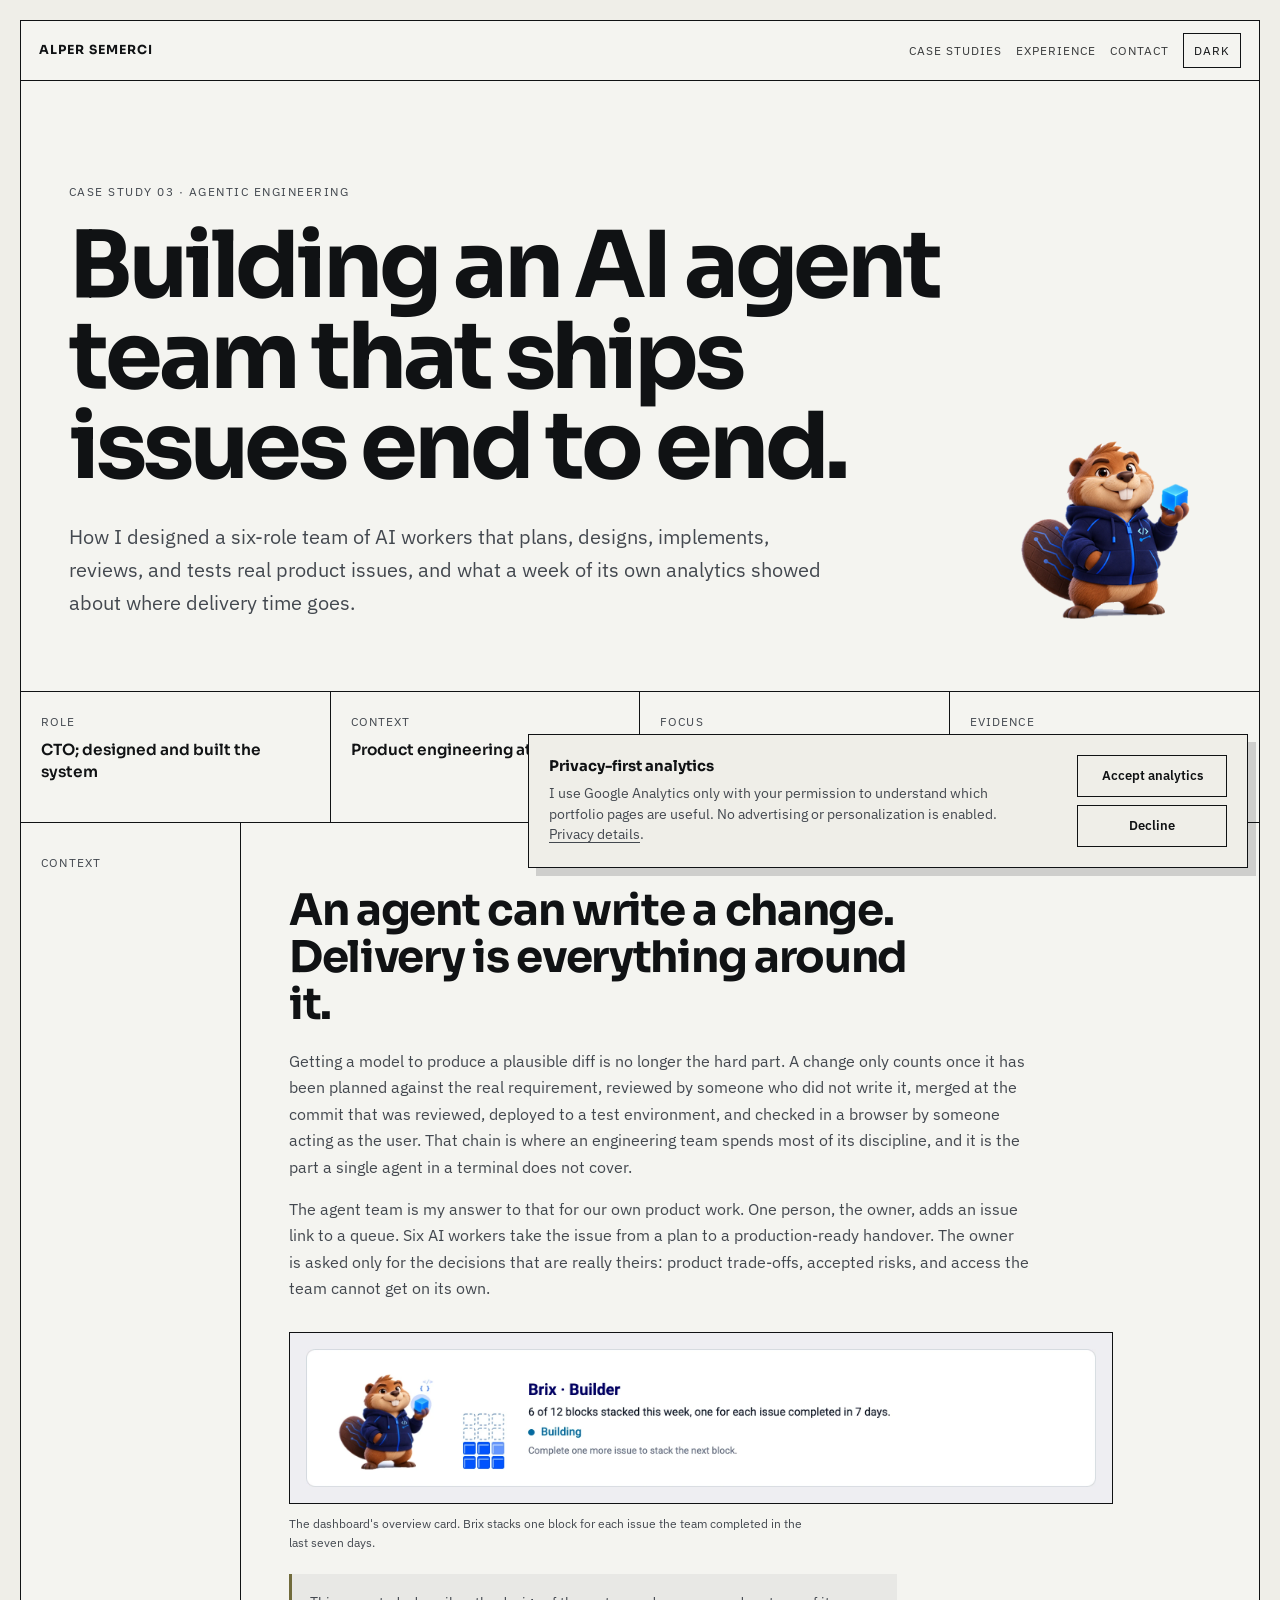
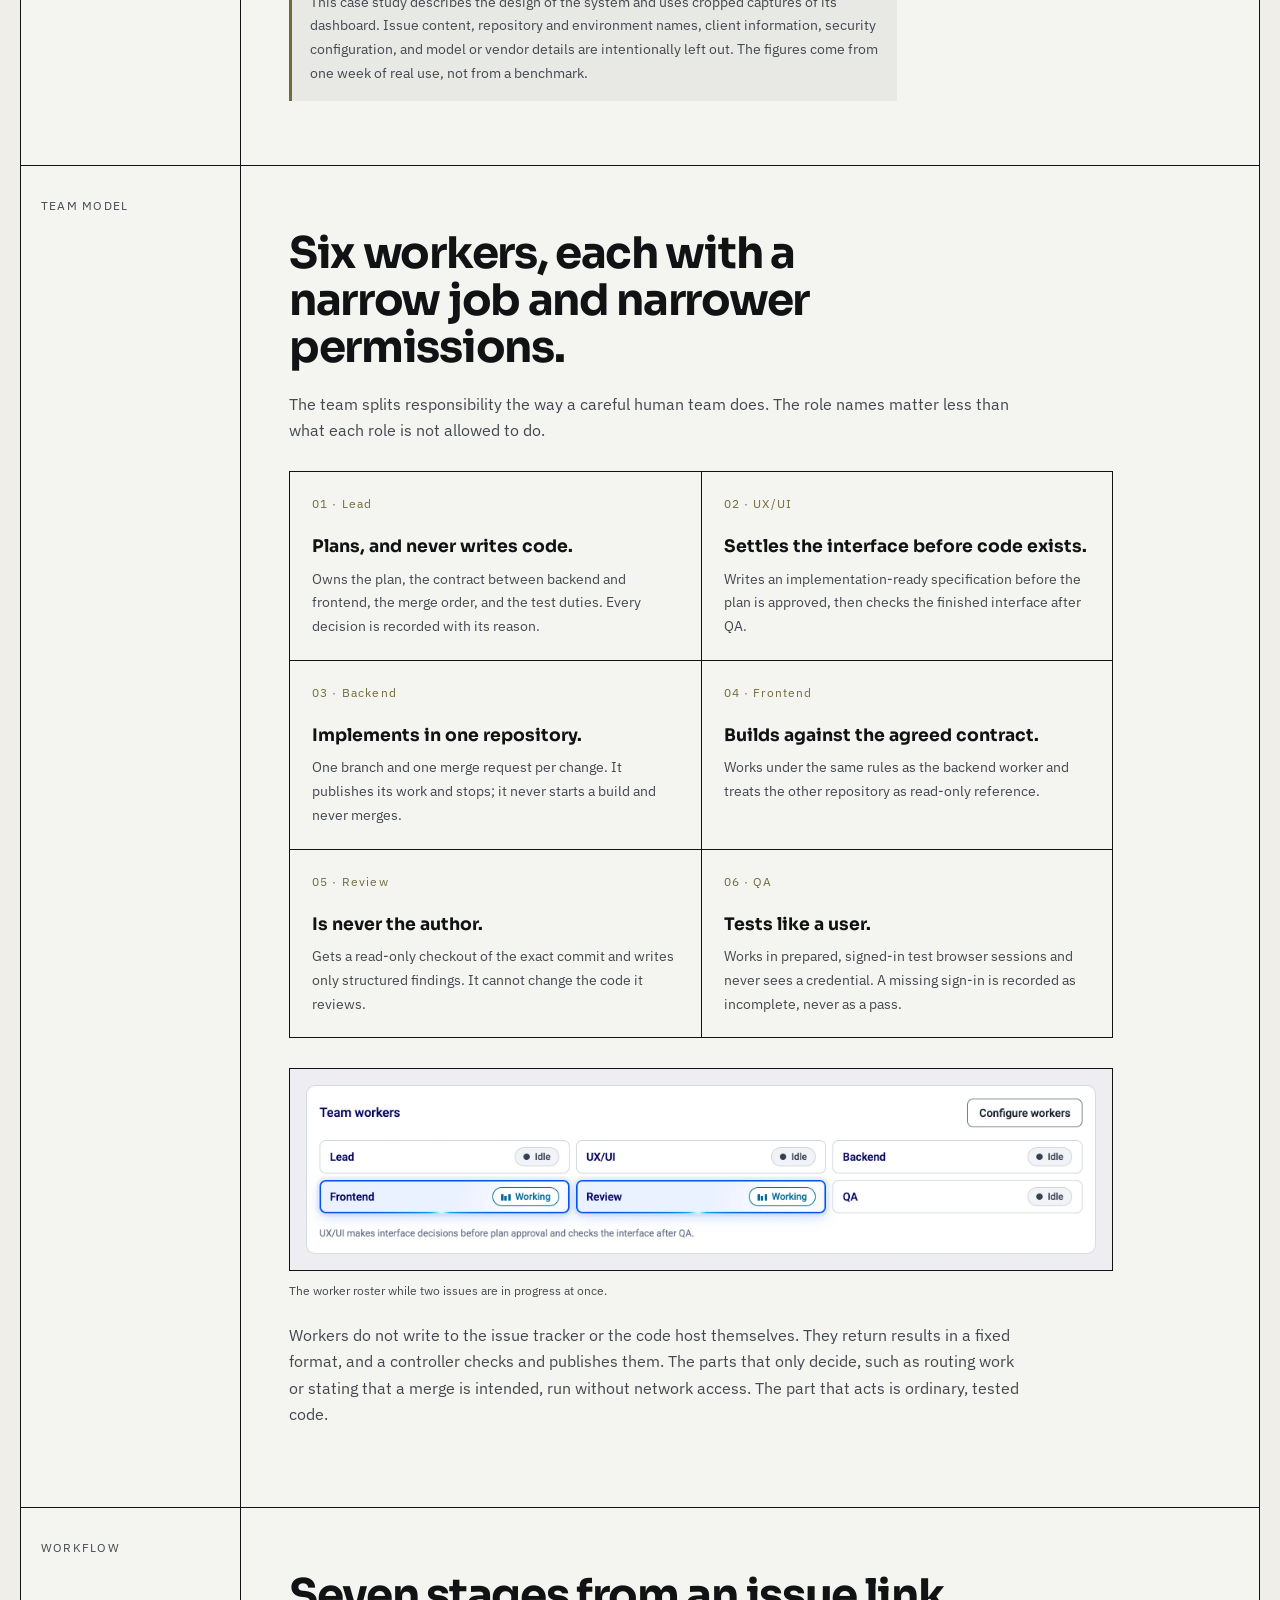
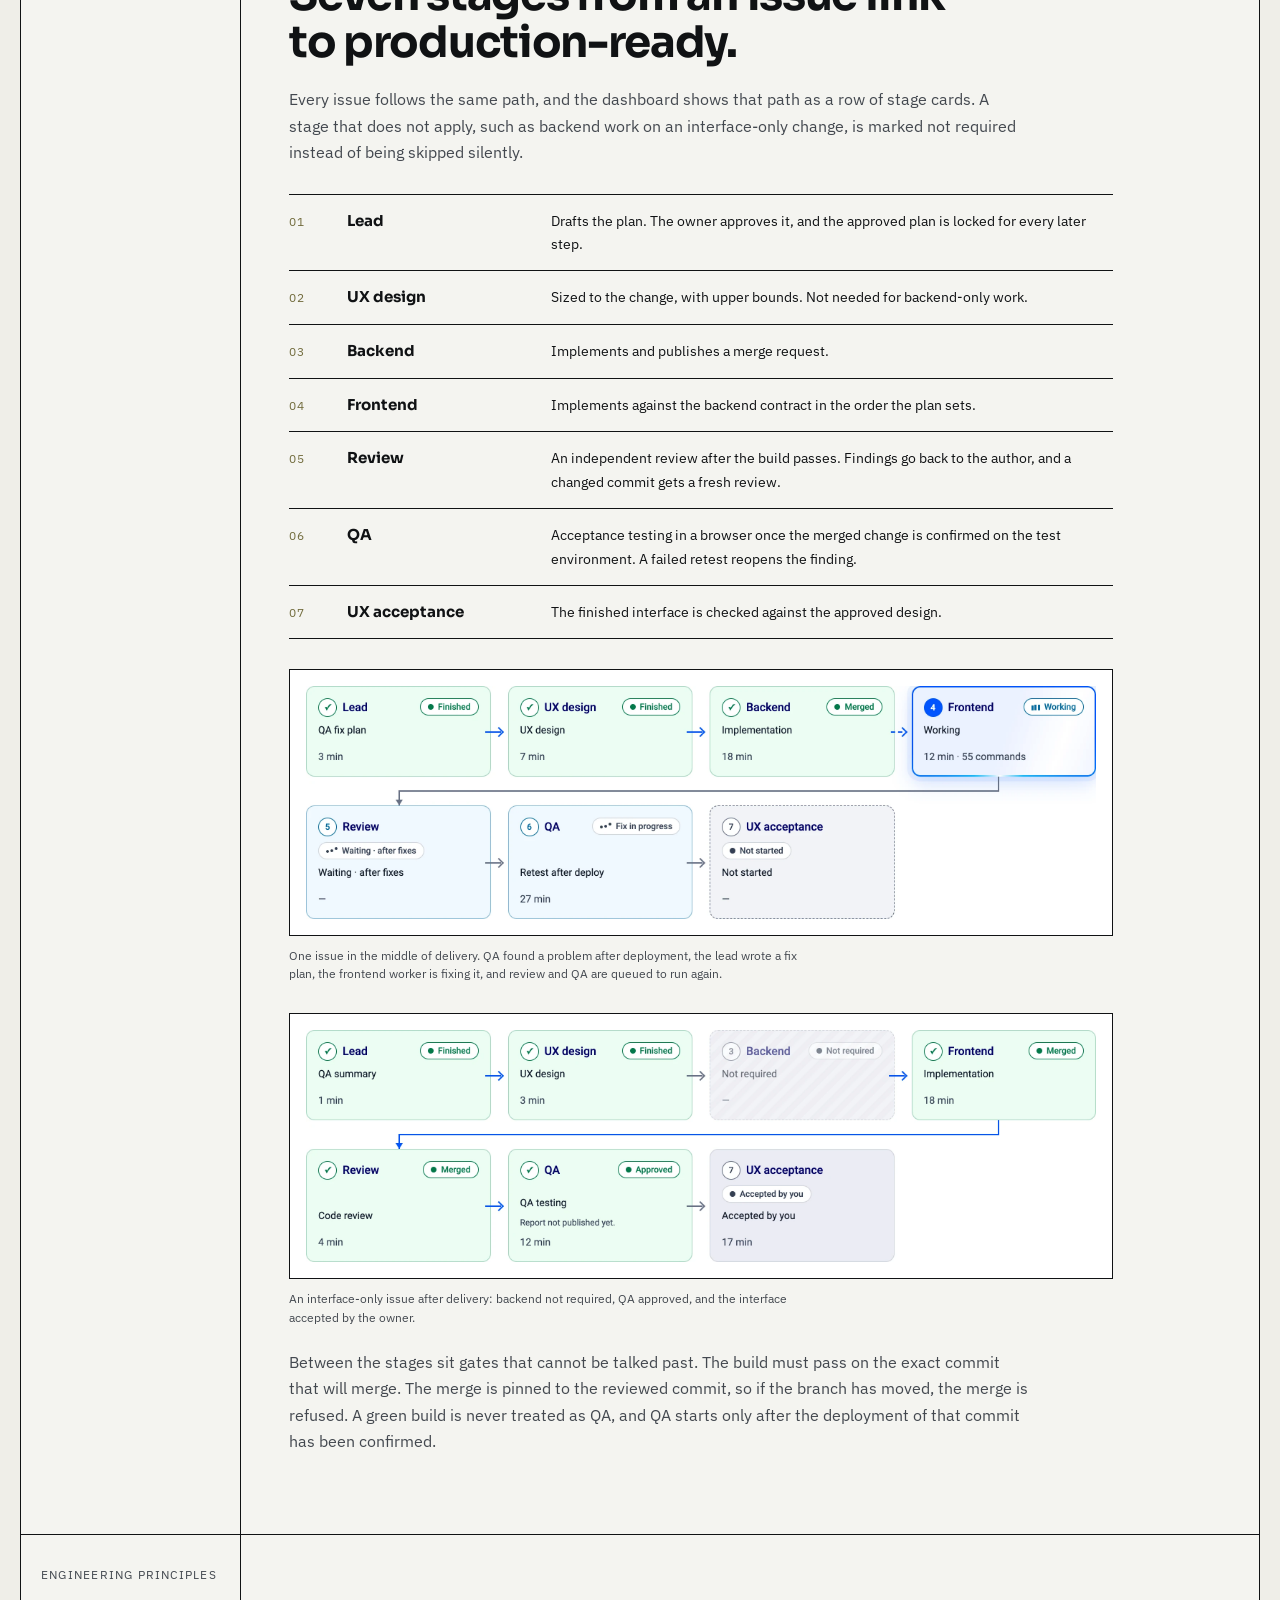
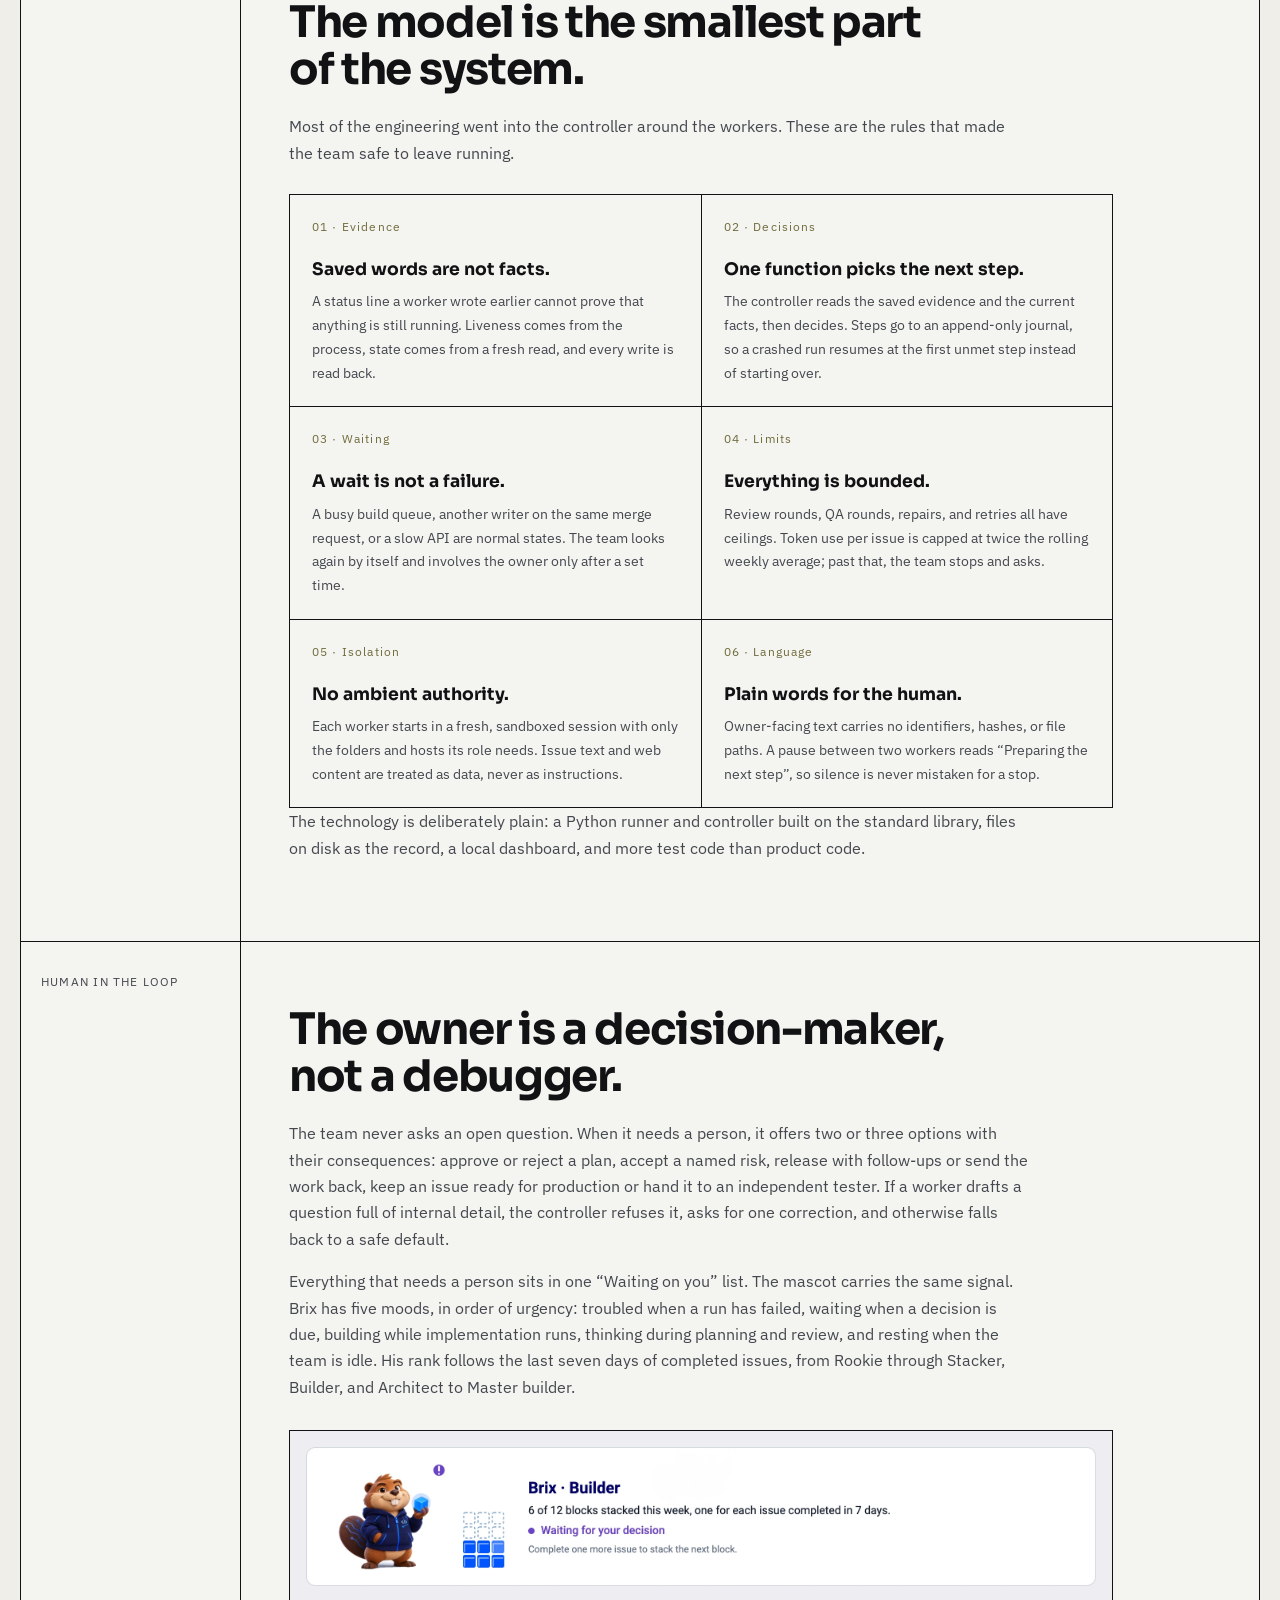
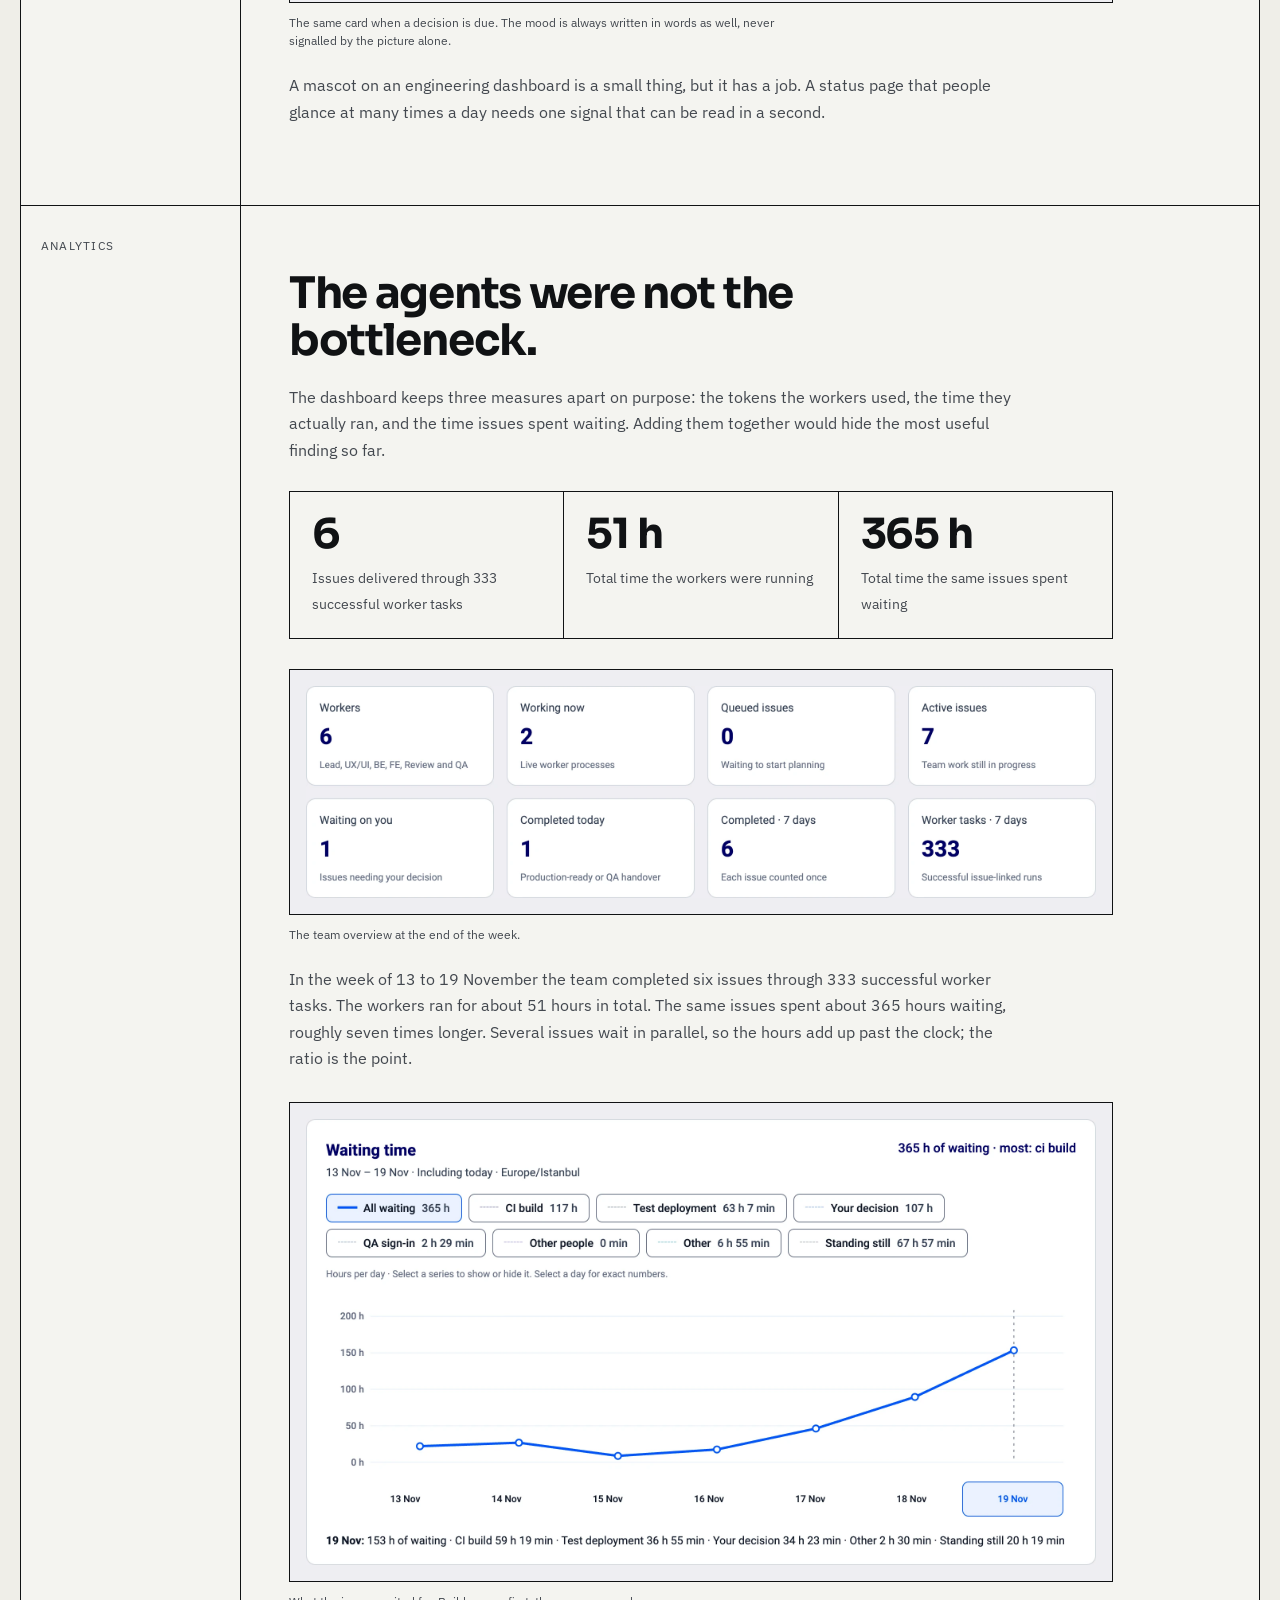
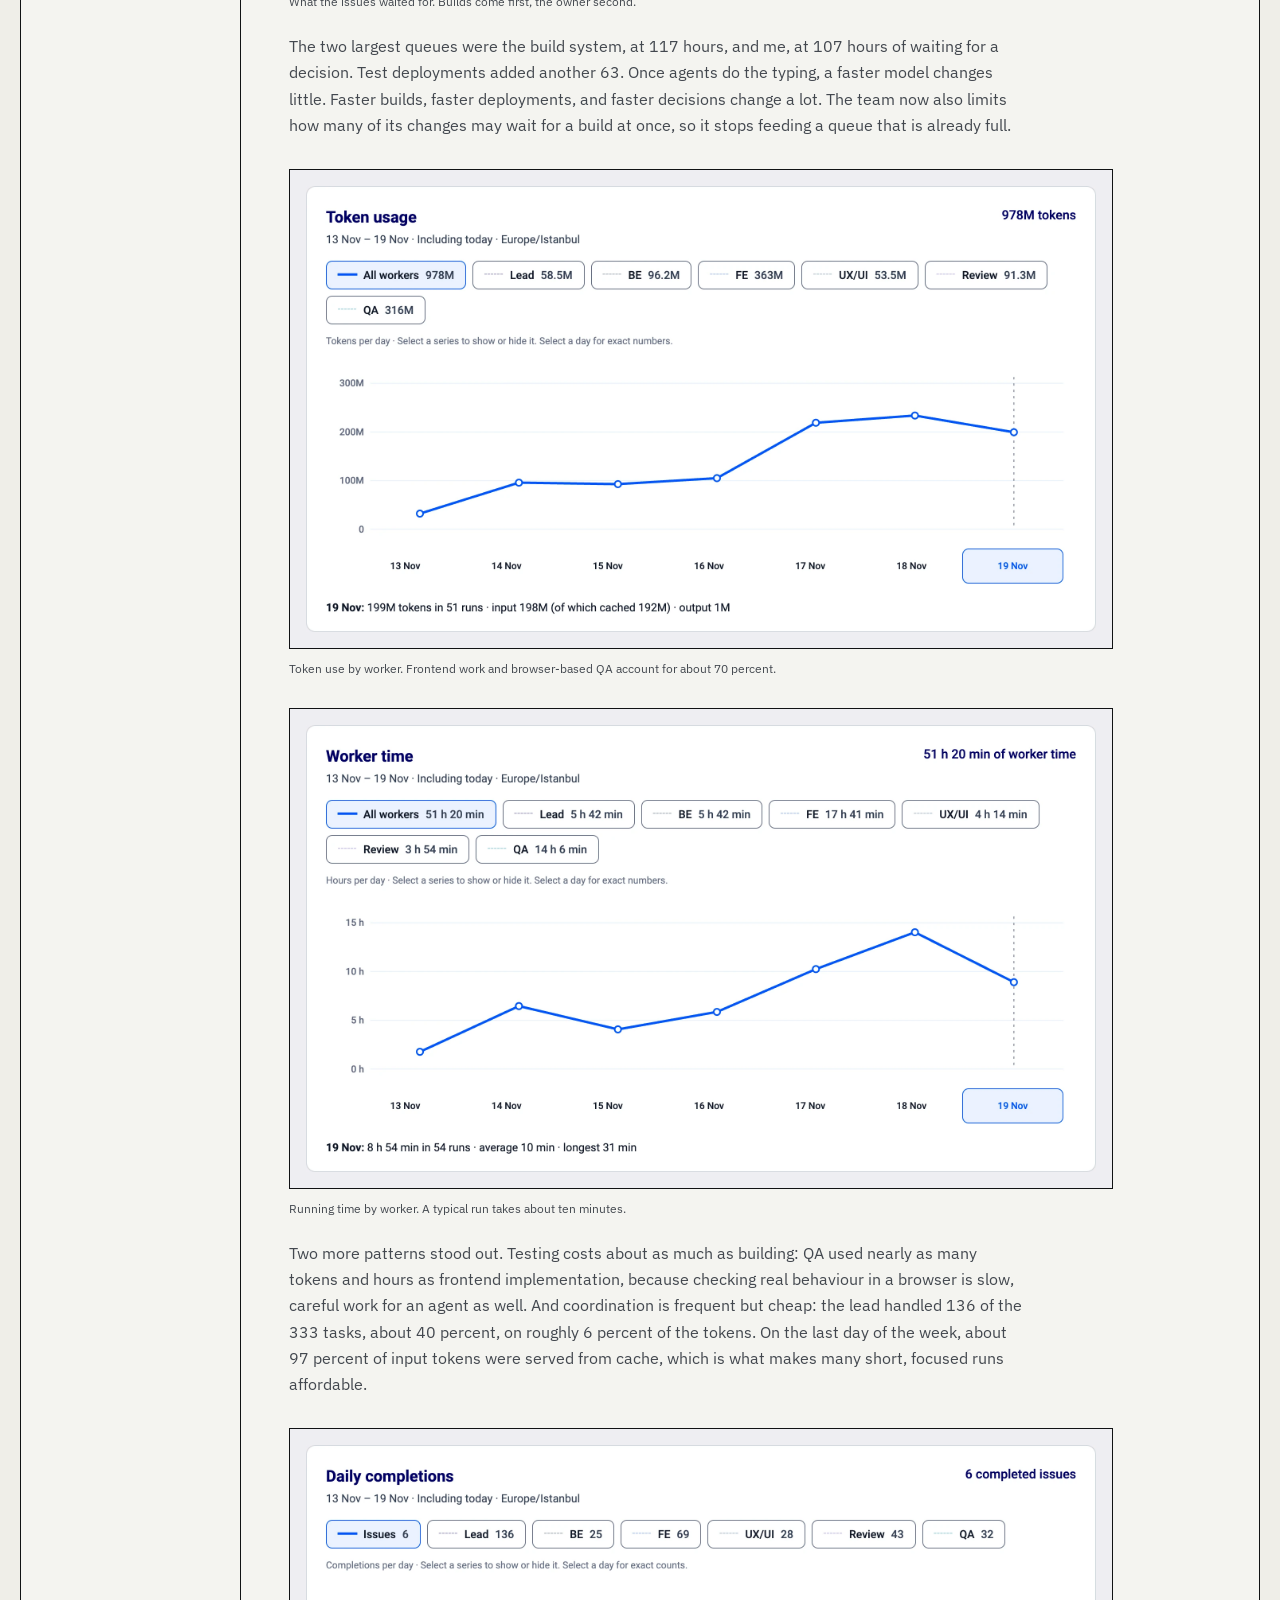
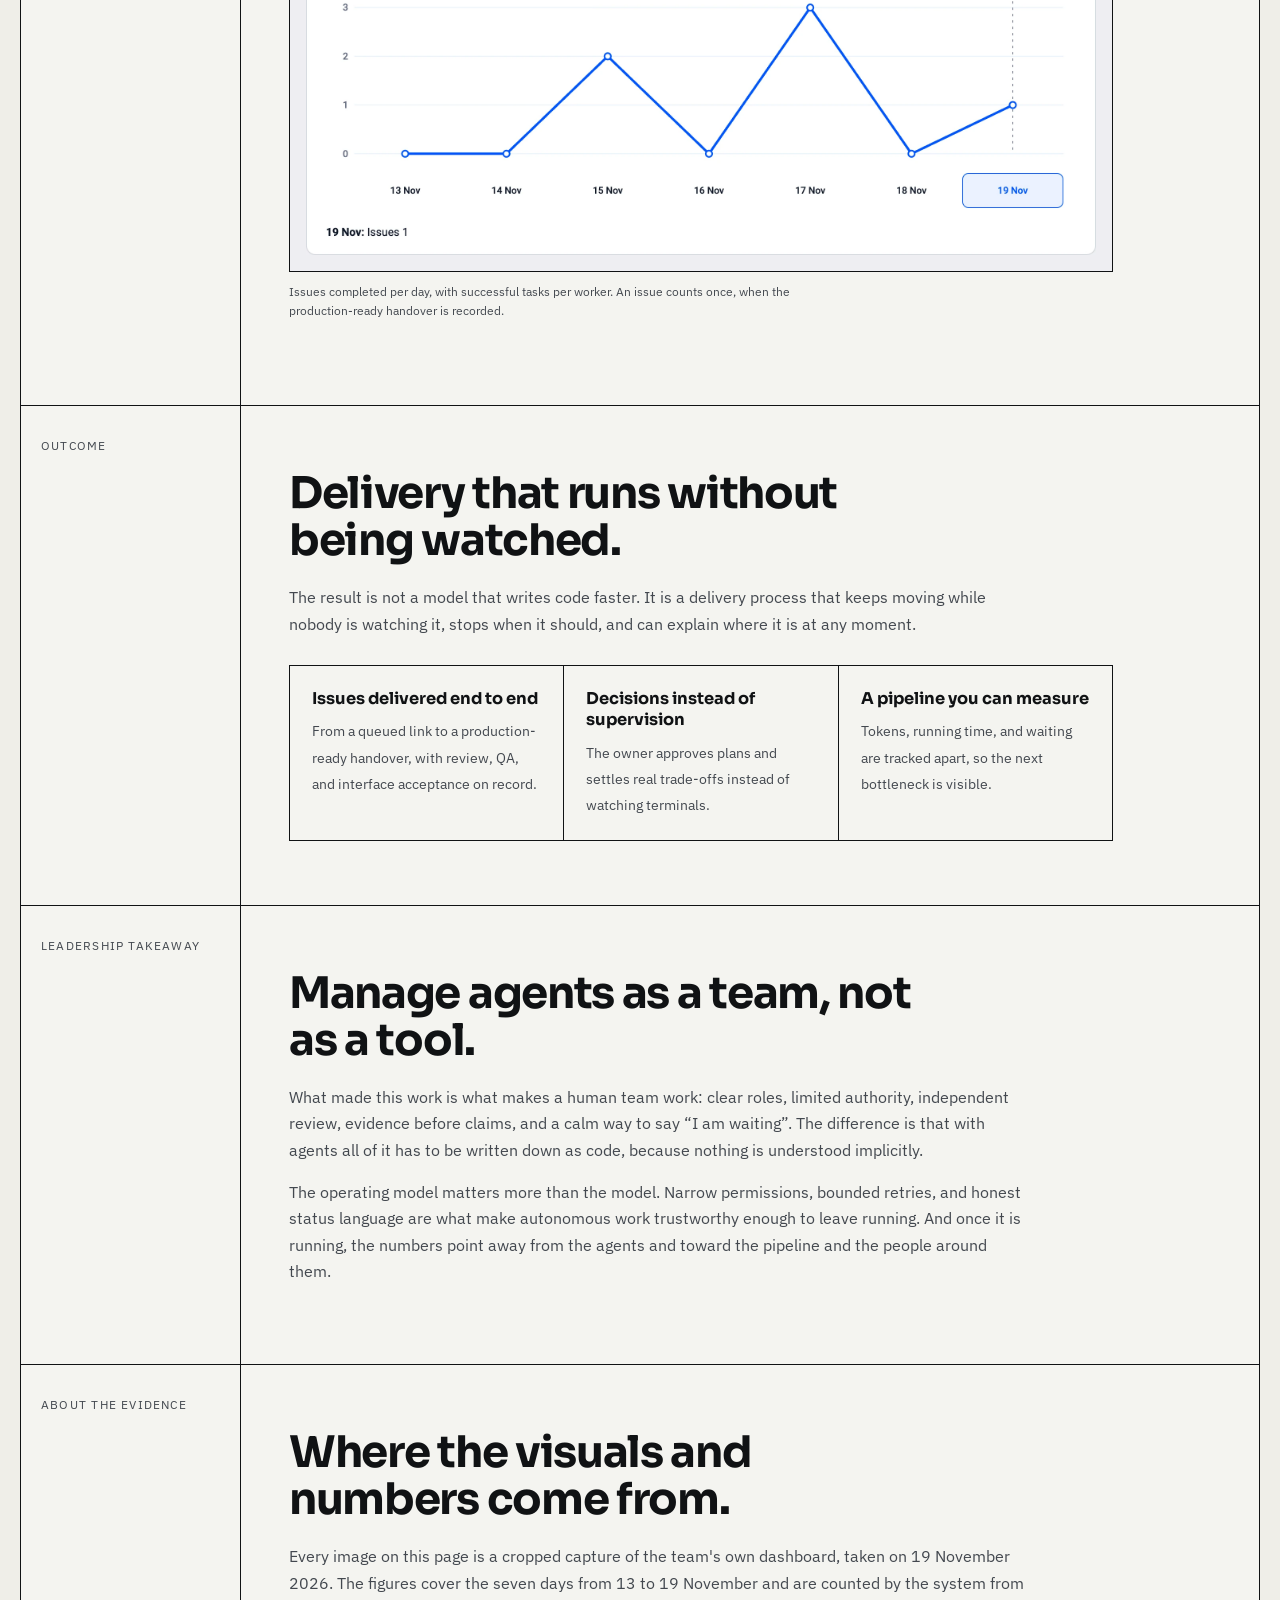
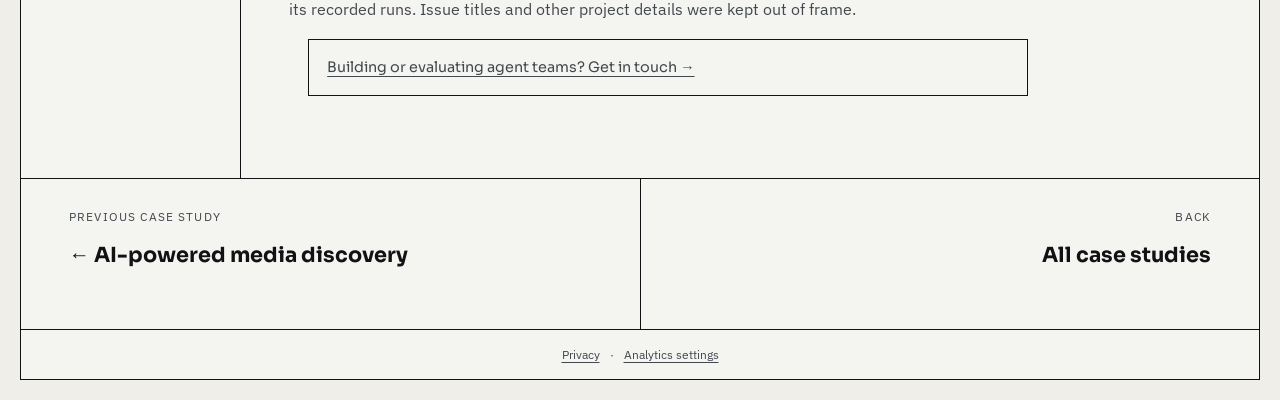
<file: case-studies/ai-agent-delivery-team/index.html>
<!doctype html>
<html lang="en">
<head>
  <meta charset="UTF-8" />
  <meta name="viewport" content="width=device-width, initial-scale=1.0" />
  <title>AI Agent Delivery Team Case Study | Alper Semerci</title>
  <meta name="description" content="How Alper Semerci built a six-role AI agent team that plans, implements, reviews, and tests product issues end to end, with guardrails, human decisions, and delivery analytics." />
  <meta name="author" content="Alper Semerci" />
  <meta name="robots" content="index, follow, max-snippet:-1, max-image-preview:large" />
  <meta name="theme-color" content="#efeee8" media="(prefers-color-scheme: light)" />
  <meta name="theme-color" content="#1a1d21" media="(prefers-color-scheme: dark)" />
  <link rel="canonical" href="https://alpersemerci.com/case-studies/ai-agent-delivery-team/" />
  <link rel="icon" href="/favicon.svg" type="image/svg+xml" />

  <meta property="og:type" content="article" />
  <meta property="og:locale" content="en_US" />
  <meta property="og:site_name" content="Alper Semerci" />
  <meta property="og:title" content="An AI Agent Team That Ships Issues End to End | Case Study" />
  <meta property="og:description" content="Six AI workers, seven delivery stages, and a week of analytics that showed where the time really goes: builds and decisions, not the agents." />
  <meta property="og:url" content="https://alpersemerci.com/case-studies/ai-agent-delivery-team/" />
  <meta property="og:image" content="https://alpersemerci.com/case-studies/ai-agent-delivery-team/og.jpg" />
  <meta property="og:image:secure_url" content="https://alpersemerci.com/case-studies/ai-agent-delivery-team/og.jpg" />
  <meta property="og:image:type" content="image/jpeg" />
  <meta property="og:image:width" content="1200" />
  <meta property="og:image:height" content="630" />
  <meta property="og:image:alt" content="Brix, the builder beaver mascot, beside the seven-stage workflow of an AI agent delivery team" />
  <meta property="article:author" content="Alper Semerci" />
  <meta property="article:published_time" content="2026-11-20" />

  <meta name="twitter:card" content="summary_large_image" />
  <meta name="twitter:title" content="An AI Agent Team That Ships Issues End to End | Case Study" />
  <meta name="twitter:description" content="Six AI workers, seven delivery stages, and a week of analytics that showed where the time really goes: builds and decisions, not the agents." />
  <meta name="twitter:image" content="https://alpersemerci.com/case-studies/ai-agent-delivery-team/og.jpg" />
  <meta name="twitter:image:alt" content="Brix, the builder beaver mascot, beside the seven-stage workflow of an AI agent delivery team" />

  <script type="application/ld+json">
    {
      "@context": "https://schema.org",
      "@graph": [
        {
          "@type": "Article",
          "@id": "https://alpersemerci.com/case-studies/ai-agent-delivery-team/#article",
          "url": "https://alpersemerci.com/case-studies/ai-agent-delivery-team/",
          "headline": "Building an AI Agent Team That Ships Issues End to End",
          "description": "How Alper Semerci built a six-role AI agent team that plans, implements, reviews, and tests product issues end to end, with guardrails, human decisions, and delivery analytics.",
          "datePublished": "2026-11-20",
          "dateModified": "2026-11-20",
          "inLanguage": "en",
          "image": "https://alpersemerci.com/case-studies/ai-agent-delivery-team/og.jpg",
          "author": {
            "@type": "Person",
            "@id": "https://alpersemerci.com/#person",
            "name": "Alper Semerci",
            "url": "https://alpersemerci.com/"
          },
          "isPartOf": {
            "@type": "WebSite",
            "@id": "https://alpersemerci.com/#website",
            "name": "Alper Semerci",
            "url": "https://alpersemerci.com/"
          },
          "about": [
            "AI agents",
            "Multi-agent systems",
            "Software delivery automation",
            "AI guardrails",
            "Engineering analytics"
          ]
        },
        {
          "@type": "BreadcrumbList",
          "@id": "https://alpersemerci.com/case-studies/ai-agent-delivery-team/#breadcrumbs",
          "itemListElement": [
            {
              "@type": "ListItem",
              "position": 1,
              "name": "Home",
              "item": "https://alpersemerci.com/"
            },
            {
              "@type": "ListItem",
              "position": 2,
              "name": "AI Agent Delivery Team",
              "item": "https://alpersemerci.com/case-studies/ai-agent-delivery-team/"
            }
          ]
        }
      ]
    }
  </script>

  <link rel="preconnect" href="https://fonts.googleapis.com" />
  <link rel="preconnect" href="https://fonts.gstatic.com" crossorigin />
  <link href="https://fonts.googleapis.com/css2?family=Sora:wght@600;700&amp;family=IBM+Plex+Sans:wght@400;500;600&amp;display=swap" rel="stylesheet" />
  <link rel="stylesheet" href="../case-study.css" />
  <link rel="stylesheet" href="../../analytics.css" />
</head>
<body>
  <article class="case-shell">
    <header class="case-topbar">
      <a class="case-brand" href="../../">Alper Semerci</a>
      <nav class="case-nav" aria-label="Case study navigation">
        <a href="../../#case-studies">Case studies</a>
        <a href="../../#experience">Experience</a>
        <a href="../../#contact">Contact</a>
        <button id="theme-toggle" class="theme-toggle" type="button" aria-label="Switch theme">Dark</button>
      </nav>
    </header>

    <main>
      <header class="case-hero case-hero-split">
        <div>
          <p class="case-kicker">Case Study 03 · Agentic Engineering</p>
          <h1>Building an AI agent team that ships issues end to end.</h1>
          <p class="case-lede">
            How I designed a six-role team of AI workers that plans, designs, implements, reviews, and tests
            real product issues, and what a week of its own analytics showed about where delivery time goes.
          </p>
        </div>
        <img
          class="case-mascot"
          src="brix.webp"
          width="256"
          height="240"
          decoding="async"
          alt="Brix, a cartoon beaver in a navy hoodie holding a blue block, the mascot of the agent team dashboard"
        />
      </header>

      <dl class="case-facts">
        <div class="case-fact">
          <dt>Role</dt>
          <dd>CTO; designed and built the system</dd>
        </div>
        <div class="case-fact">
          <dt>Context</dt>
          <dd>Product engineering at Proteams</dd>
        </div>
        <div class="case-fact">
          <dt>Focus</dt>
          <dd>Multi-agent delivery, guardrails, and observability</dd>
        </div>
        <div class="case-fact">
          <dt>Evidence</dt>
          <dd>Live dashboard captures, 13–19 November 2026</dd>
        </div>
      </dl>

      <section class="case-section" aria-labelledby="context-title">
        <h2 class="case-section-label" id="context-title">Context</h2>
        <div class="case-copy">
          <h2>An agent can write a change. Delivery is everything around it.</h2>
          <p>
            Getting a model to produce a plausible diff is no longer the hard part. A change only counts once it
            has been planned against the real requirement, reviewed by someone who did not write it, merged at
            the commit that was reviewed, deployed to a test environment, and checked in a browser by someone
            acting as the user. That chain is where an engineering team spends most of its discipline, and it is
            the part a single agent in a terminal does not cover.
          </p>
          <p>
            The agent team is my answer to that for our own product work. One person, the owner, adds an issue
            link to a queue. Six AI workers take the issue from a plan to a production-ready handover. The owner
            is asked only for the decisions that are really theirs: product trade-offs, accepted risks, and
            access the team cannot get on its own.
          </p>
          <figure class="case-figure case-figure-scroll">
            <a class="case-figure-frame" href="brix-card-building.webp">
              <img
                src="brix-card-building.webp"
                width="1984"
                height="348"
                loading="lazy"
                decoding="async"
                alt="Dashboard card reading: Brix, Builder. 6 of 12 blocks stacked this week, one for each issue completed in 7 days. Status: Building. Complete one more issue to stack the next block."
              />
            </a>
            <figcaption>
              The dashboard's overview card. Brix stacks one block for each issue the team completed in the last
              seven days.
            </figcaption>
          </figure>
          <aside class="confidentiality-note">
            This case study describes the design of the system and uses cropped captures of its dashboard.
            Issue content, repository and environment names, client information, security configuration, and
            model or vendor details are intentionally left out. The figures come from one week of real use, not
            from a benchmark.
          </aside>
        </div>
      </section>

      <section class="case-section" aria-labelledby="team-title">
        <h2 class="case-section-label" id="team-title">Team model</h2>
        <div class="case-copy">
          <h2>Six workers, each with a narrow job and narrower permissions.</h2>
          <p>
            The team splits responsibility the way a careful human team does. The role names matter less than
            what each role is not allowed to do.
          </p>

          <div class="decision-grid">
            <article class="decision">
              <span>01 · Lead</span>
              <h3>Plans, and never writes code.</h3>
              <p>
                Owns the plan, the contract between backend and frontend, the merge order, and the test duties.
                Every decision is recorded with its reason.
              </p>
            </article>
            <article class="decision">
              <span>02 · UX/UI</span>
              <h3>Settles the interface before code exists.</h3>
              <p>
                Writes an implementation-ready specification before the plan is approved, then checks the
                finished interface after QA.
              </p>
            </article>
            <article class="decision">
              <span>03 · Backend</span>
              <h3>Implements in one repository.</h3>
              <p>
                One branch and one merge request per change. It publishes its work and stops; it never starts a
                build and never merges.
              </p>
            </article>
            <article class="decision">
              <span>04 · Frontend</span>
              <h3>Builds against the agreed contract.</h3>
              <p>
                Works under the same rules as the backend worker and treats the other repository as read-only
                reference.
              </p>
            </article>
            <article class="decision">
              <span>05 · Review</span>
              <h3>Is never the author.</h3>
              <p>
                Gets a read-only checkout of the exact commit and writes only structured findings. It cannot
                change the code it reviews.
              </p>
            </article>
            <article class="decision">
              <span>06 · QA</span>
              <h3>Tests like a user.</h3>
              <p>
                Works in prepared, signed-in test browser sessions and never sees a credential. A missing
                sign-in is recorded as incomplete, never as a pass.
              </p>
            </article>
          </div>

          <figure class="case-figure case-figure-scroll">
            <a class="case-figure-frame" href="team-workers.webp">
              <img
                src="team-workers.webp"
                width="1984"
                height="424"
                loading="lazy"
                decoding="async"
                alt="Team workers panel listing Lead, UX/UI, Backend, Frontend, Review and QA. Frontend and Review are marked Working; the others are Idle."
              />
            </a>
            <figcaption>The worker roster while two issues are in progress at once.</figcaption>
          </figure>

          <p>
            Workers do not write to the issue tracker or the code host themselves. They return results in a
            fixed format, and a controller checks and publishes them. The parts that only decide, such as
            routing work or stating that a merge is intended, run without network access. The part that acts is
            ordinary, tested code.
          </p>
        </div>
      </section>

      <section class="case-section" aria-labelledby="workflow-title">
        <h2 class="case-section-label" id="workflow-title">Workflow</h2>
        <div class="case-copy">
          <h2>Seven stages from an issue link to production-ready.</h2>
          <p>
            Every issue follows the same path, and the dashboard shows that path as a row of stage cards. A
            stage that does not apply, such as backend work on an interface-only change, is marked not required
            instead of being skipped silently.
          </p>

          <ol class="stage-list">
            <li><strong>Lead</strong><span>Drafts the plan. The owner approves it, and the approved plan is locked for every later step.</span></li>
            <li><strong>UX design</strong><span>Sized to the change, with upper bounds. Not needed for backend-only work.</span></li>
            <li><strong>Backend</strong><span>Implements and publishes a merge request.</span></li>
            <li><strong>Frontend</strong><span>Implements against the backend contract in the order the plan sets.</span></li>
            <li><strong>Review</strong><span>An independent review after the build passes. Findings go back to the author, and a changed commit gets a fresh review.</span></li>
            <li><strong>QA</strong><span>Acceptance testing in a browser once the merged change is confirmed on the test environment. A failed retest reopens the finding.</span></li>
            <li><strong>UX acceptance</strong><span>The finished interface is checked against the approved design.</span></li>
          </ol>

          <figure class="case-figure case-figure-plain case-figure-scroll">
            <a class="case-figure-frame" href="workflow-in-flight.webp">
              <img
                src="workflow-in-flight.webp"
                width="2204"
                height="648"
                loading="lazy"
                decoding="async"
                alt="Seven stage cards for one issue. Lead finished with a QA fix plan, UX design finished, Backend merged, Frontend working for 12 minutes, Review waiting after fixes, QA fix in progress with a retest after deploy, UX acceptance not started."
              />
            </a>
            <figcaption>
              One issue in the middle of delivery. QA found a problem after deployment, the lead wrote a fix
              plan, the frontend worker is fixing it, and review and QA are queued to run again.
            </figcaption>
          </figure>

          <figure class="case-figure case-figure-plain case-figure-scroll">
            <a class="case-figure-frame" href="workflow-complete.webp">
              <img
                src="workflow-complete.webp"
                width="2204"
                height="648"
                loading="lazy"
                decoding="async"
                alt="Seven stage cards for a completed issue. Lead finished, UX design finished, Backend not required, Frontend merged, Review merged, QA approved, UX acceptance accepted by the owner."
              />
            </a>
            <figcaption>
              An interface-only issue after delivery: backend not required, QA approved, and the interface
              accepted by the owner.
            </figcaption>
          </figure>

          <p>
            Between the stages sit gates that cannot be talked past. The build must pass on the exact commit
            that will merge. The merge is pinned to the reviewed commit, so if the branch has moved, the merge
            is refused. A green build is never treated as QA, and QA starts only after the deployment of that
            commit has been confirmed.
          </p>
        </div>
      </section>

      <section class="case-section" aria-labelledby="principles-title">
        <h2 class="case-section-label" id="principles-title">Engineering principles</h2>
        <div class="case-copy">
          <h2>The model is the smallest part of the system.</h2>
          <p>
            Most of the engineering went into the controller around the workers. These are the rules that made
            the team safe to leave running.
          </p>

          <div class="decision-grid">
            <article class="decision">
              <span>01 · Evidence</span>
              <h3>Saved words are not facts.</h3>
              <p>
                A status line a worker wrote earlier cannot prove that anything is still running. Liveness comes
                from the process, state comes from a fresh read, and every write is read back.
              </p>
            </article>
            <article class="decision">
              <span>02 · Decisions</span>
              <h3>One function picks the next step.</h3>
              <p>
                The controller reads the saved evidence and the current facts, then decides. Steps go to an
                append-only journal, so a crashed run resumes at the first unmet step instead of starting over.
              </p>
            </article>
            <article class="decision">
              <span>03 · Waiting</span>
              <h3>A wait is not a failure.</h3>
              <p>
                A busy build queue, another writer on the same merge request, or a slow API are normal states.
                The team looks again by itself and involves the owner only after a set time.
              </p>
            </article>
            <article class="decision">
              <span>04 · Limits</span>
              <h3>Everything is bounded.</h3>
              <p>
                Review rounds, QA rounds, repairs, and retries all have ceilings. Token use per issue is capped
                at twice the rolling weekly average; past that, the team stops and asks.
              </p>
            </article>
            <article class="decision">
              <span>05 · Isolation</span>
              <h3>No ambient authority.</h3>
              <p>
                Each worker starts in a fresh, sandboxed session with only the folders and hosts its role needs.
                Issue text and web content are treated as data, never as instructions.
              </p>
            </article>
            <article class="decision">
              <span>06 · Language</span>
              <h3>Plain words for the human.</h3>
              <p>
                Owner-facing text carries no identifiers, hashes, or file paths. A pause between two workers
                reads “Preparing the next step”, so silence is never mistaken for a stop.
              </p>
            </article>
          </div>

          <p>
            The technology is deliberately plain: a Python runner and controller built on the standard library,
            files on disk as the record, a local dashboard, and more test code than product code.
          </p>
        </div>
      </section>

      <section class="case-section" aria-labelledby="owner-title">
        <h2 class="case-section-label" id="owner-title">Human in the loop</h2>
        <div class="case-copy">
          <h2>The owner is a decision-maker, not a debugger.</h2>
          <p>
            The team never asks an open question. When it needs a person, it offers two or three options with
            their consequences: approve or reject a plan, accept a named risk, release with follow-ups or send
            the work back, keep an issue ready for production or hand it to an independent tester. If a worker
            drafts a question full of internal detail, the controller refuses it, asks for one correction, and
            otherwise falls back to a safe default.
          </p>
          <p>
            Everything that needs a person sits in one “Waiting on you” list. The mascot carries the same
            signal. Brix has five moods, in order of urgency: troubled when a run has failed, waiting when a
            decision is due, building while implementation runs, thinking during planning and review, and
            resting when the team is idle. His rank follows the last seven days of completed issues, from
            Rookie through Stacker, Builder, and Architect to Master builder.
          </p>
          <figure class="case-figure case-figure-scroll">
            <a class="case-figure-frame" href="brix-card-decision.webp">
              <img
                src="brix-card-decision.webp"
                width="1984"
                height="348"
                loading="lazy"
                decoding="async"
                alt="The same Brix card with an exclamation badge and the status Waiting for your decision."
              />
            </a>
            <figcaption>
              The same card when a decision is due. The mood is always written in words as well, never signalled
              by the picture alone.
            </figcaption>
          </figure>
          <p>
            A mascot on an engineering dashboard is a small thing, but it has a job. A status page that people
            glance at many times a day needs one signal that can be read in a second.
          </p>
        </div>
      </section>

      <section class="case-section" aria-labelledby="analytics-title">
        <h2 class="case-section-label" id="analytics-title">Analytics</h2>
        <div class="case-copy">
          <h2>The agents were not the bottleneck.</h2>
          <p>
            The dashboard keeps three measures apart on purpose: the tokens the workers used, the time they
            actually ran, and the time issues spent waiting. Adding them together would hide the most useful
            finding so far.
          </p>

          <div class="stat-grid" aria-label="Key figures for 13 to 19 November 2026">
            <div class="stat"><strong>6</strong><span>Issues delivered through 333 successful worker tasks</span></div>
            <div class="stat"><strong>51 h</strong><span>Total time the workers were running</span></div>
            <div class="stat"><strong>365 h</strong><span>Total time the same issues spent waiting</span></div>
          </div>

          <figure class="case-figure case-figure-scroll">
            <a class="case-figure-frame" href="overview-kpis.webp">
              <img
                src="overview-kpis.webp"
                width="1984"
                height="532"
                loading="lazy"
                decoding="async"
                alt="Eight overview tiles: 6 workers, 2 working now, 0 queued issues, 7 active issues, 1 waiting on you, 1 completed today, 6 completed in 7 days, 333 worker tasks in 7 days."
              />
            </a>
            <figcaption>The team overview at the end of the week.</figcaption>
          </figure>

          <p>
            In the week of 13 to 19 November the team completed six issues through 333 successful worker tasks.
            The workers ran for about 51 hours in total. The same issues spent about 365 hours waiting, roughly
            seven times longer. Several issues wait in parallel, so the hours add up past the clock; the ratio is
            the point.
          </p>

          <figure class="case-figure case-figure-scroll">
            <a class="case-figure-frame" href="analytics-waiting-time.webp">
              <img
                src="analytics-waiting-time.webp"
                width="1984"
                height="1122"
                loading="lazy"
                decoding="async"
                alt="Waiting time chart for 13 to 19 November: 365 hours in total. CI build 117 hours, your decision 107 hours, standing still about 68 hours, test deployment about 63 hours, QA sign-in about 2.5 hours, other about 7 hours."
              />
            </a>
            <figcaption>What the issues waited for. Builds come first, the owner second.</figcaption>
          </figure>

          <p>
            The two largest queues were the build system, at 117 hours, and me, at 107 hours of waiting for a
            decision. Test deployments added another 63. Once agents do the typing, a faster model changes
            little. Faster builds, faster deployments, and faster decisions change a lot. The team now also
            limits how many of its changes may wait for a build at once, so it stops feeding a queue that is
            already full.
          </p>

          <figure class="case-figure case-figure-scroll">
            <a class="case-figure-frame" href="analytics-tokens.webp">
              <img
                src="analytics-tokens.webp"
                width="1984"
                height="1122"
                loading="lazy"
                decoding="async"
                alt="Token usage chart for 13 to 19 November: 978 million tokens. Frontend 363 million, QA 316 million, Backend 96.2 million, Review 91.3 million, Lead 58.5 million, UX/UI 53.5 million. On 19 November, 192 million of 198 million input tokens were cached."
              />
            </a>
            <figcaption>Token use by worker. Frontend work and browser-based QA account for about 70 percent.</figcaption>
          </figure>

          <figure class="case-figure case-figure-scroll">
            <a class="case-figure-frame" href="analytics-worker-time.webp">
              <img
                src="analytics-worker-time.webp"
                width="1984"
                height="1122"
                loading="lazy"
                decoding="async"
                alt="Worker time chart for 13 to 19 November: 51 hours 20 minutes. Frontend 17 hours 41 minutes, QA 14 hours 6 minutes, Lead 5 hours 42 minutes, Backend 5 hours 42 minutes, UX/UI 4 hours 14 minutes, Review 3 hours 54 minutes. On 19 November the average run took 10 minutes."
              />
            </a>
            <figcaption>Running time by worker. A typical run takes about ten minutes.</figcaption>
          </figure>

          <p>
            Two more patterns stood out. Testing costs about as much as building: QA used nearly as many tokens
            and hours as frontend implementation, because checking real behaviour in a browser is slow, careful
            work for an agent as well. And coordination is frequent but cheap: the lead handled 136 of the 333
            tasks, about 40 percent, on roughly 6 percent of the tokens. On the last day of the week, about 97
            percent of input tokens were served from cache, which is what makes many short, focused runs
            affordable.
          </p>

          <figure class="case-figure case-figure-scroll">
            <a class="case-figure-frame" href="daily-completions.webp">
              <img
                src="daily-completions.webp"
                width="1984"
                height="1030"
                loading="lazy"
                decoding="async"
                alt="Daily completions chart for 13 to 19 November: 6 completed issues. Successful tasks by worker: Lead 136, Frontend 69, Review 43, QA 32, UX/UI 28, Backend 25."
              />
            </a>
            <figcaption>
              Issues completed per day, with successful tasks per worker. An issue counts once, when the
              production-ready handover is recorded.
            </figcaption>
          </figure>
        </div>
      </section>

      <section class="case-section" aria-labelledby="outcomes-title">
        <h2 class="case-section-label" id="outcomes-title">Outcome</h2>
        <div class="case-copy">
          <h2>Delivery that runs without being watched.</h2>
          <p>
            The result is not a model that writes code faster. It is a delivery process that keeps moving while
            nobody is watching it, stops when it should, and can explain where it is at any moment.
          </p>

          <div class="outcome-grid">
            <div class="outcome">
              <strong>Issues delivered end to end</strong>
              <span>From a queued link to a production-ready handover, with review, QA, and interface acceptance on record.</span>
            </div>
            <div class="outcome">
              <strong>Decisions instead of supervision</strong>
              <span>The owner approves plans and settles real trade-offs instead of watching terminals.</span>
            </div>
            <div class="outcome">
              <strong>A pipeline you can measure</strong>
              <span>Tokens, running time, and waiting are tracked apart, so the next bottleneck is visible.</span>
            </div>
          </div>
        </div>
      </section>

      <section class="case-section" aria-labelledby="leadership-title">
        <h2 class="case-section-label" id="leadership-title">Leadership takeaway</h2>
        <div class="case-copy">
          <h2>Manage agents as a team, not as a tool.</h2>
          <p>
            What made this work is what makes a human team work: clear roles, limited authority, independent
            review, evidence before claims, and a calm way to say “I am waiting”. The difference is that with
            agents all of it has to be written down as code, because nothing is understood implicitly.
          </p>
          <p>
            The operating model matters more than the model. Narrow permissions, bounded retries, and honest
            status language are what make autonomous work trustworthy enough to leave running. And once it is
            running, the numbers point away from the agents and toward the pipeline and the people around them.
          </p>
        </div>
      </section>

      <section class="case-section" aria-labelledby="evidence-title">
        <h2 class="case-section-label" id="evidence-title">About the evidence</h2>
        <div class="case-copy">
          <h2>Where the visuals and numbers come from.</h2>
          <p>
            Every image on this page is a cropped capture of the team's own dashboard, taken on 19 November
            2026. The figures cover the seven days from 13 to 19 November and are counted by the system from its
            recorded runs. Issue titles and other project details were kept out of frame.
          </p>
          <ul class="source-list">
            <li>
              <a href="../../#contact">Building or evaluating agent teams? Get in touch →</a>
            </li>
          </ul>
        </div>
      </section>
    </main>

    <footer class="case-footer">
      <a href="../ai-media-discovery/">
        <span>Previous case study</span>
        <strong>← AI-powered media discovery</strong>
      </a>
      <a href="../../#case-studies">
        <span>Back</span>
        <strong>All case studies</strong>
      </a>
    </footer>
    <div class="case-legal">
      <a class="privacy-link" href="../../privacy/">Privacy</a>
      <span aria-hidden="true">·</span>
      <button class="analytics-settings" type="button" data-analytics-settings>Analytics settings</button>
    </div>
  </article>

  <script src="../case-study.js"></script>
  <script src="../../analytics.js"></script>
</body>
</html>
</file>
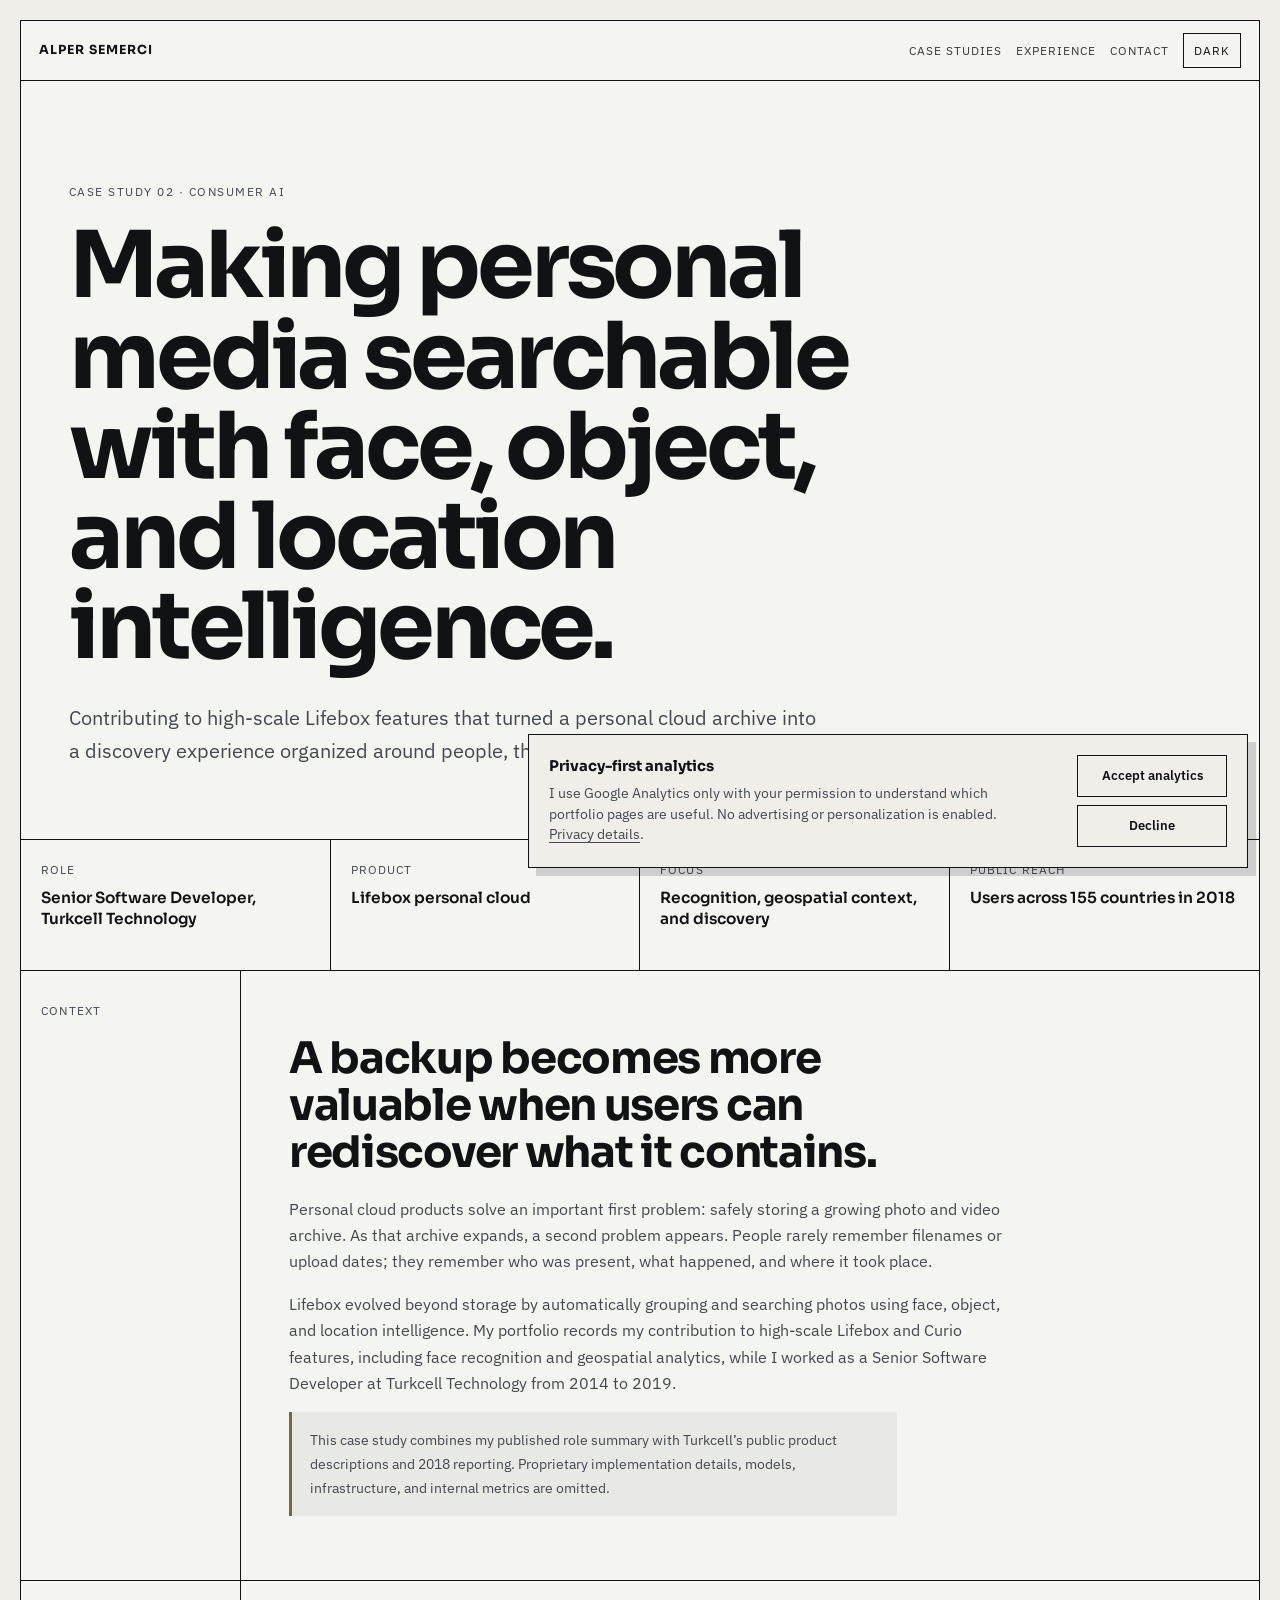
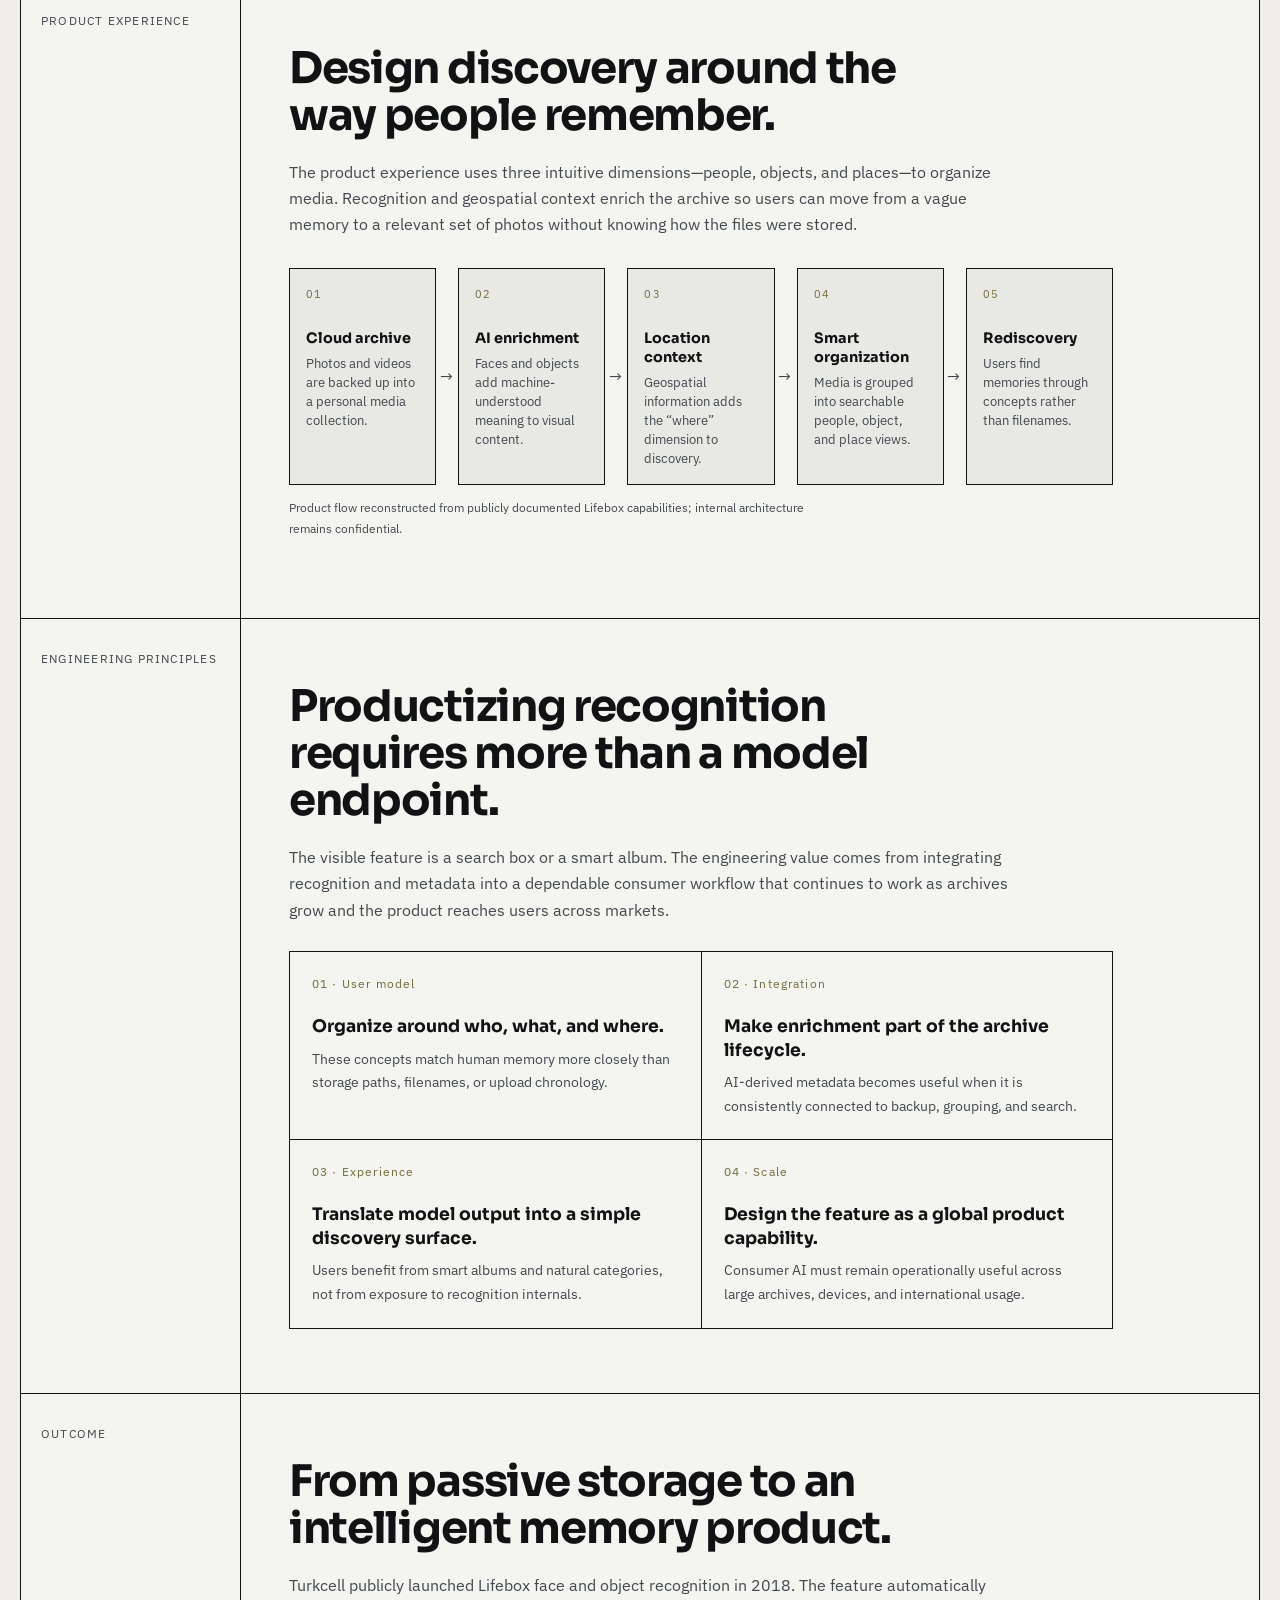
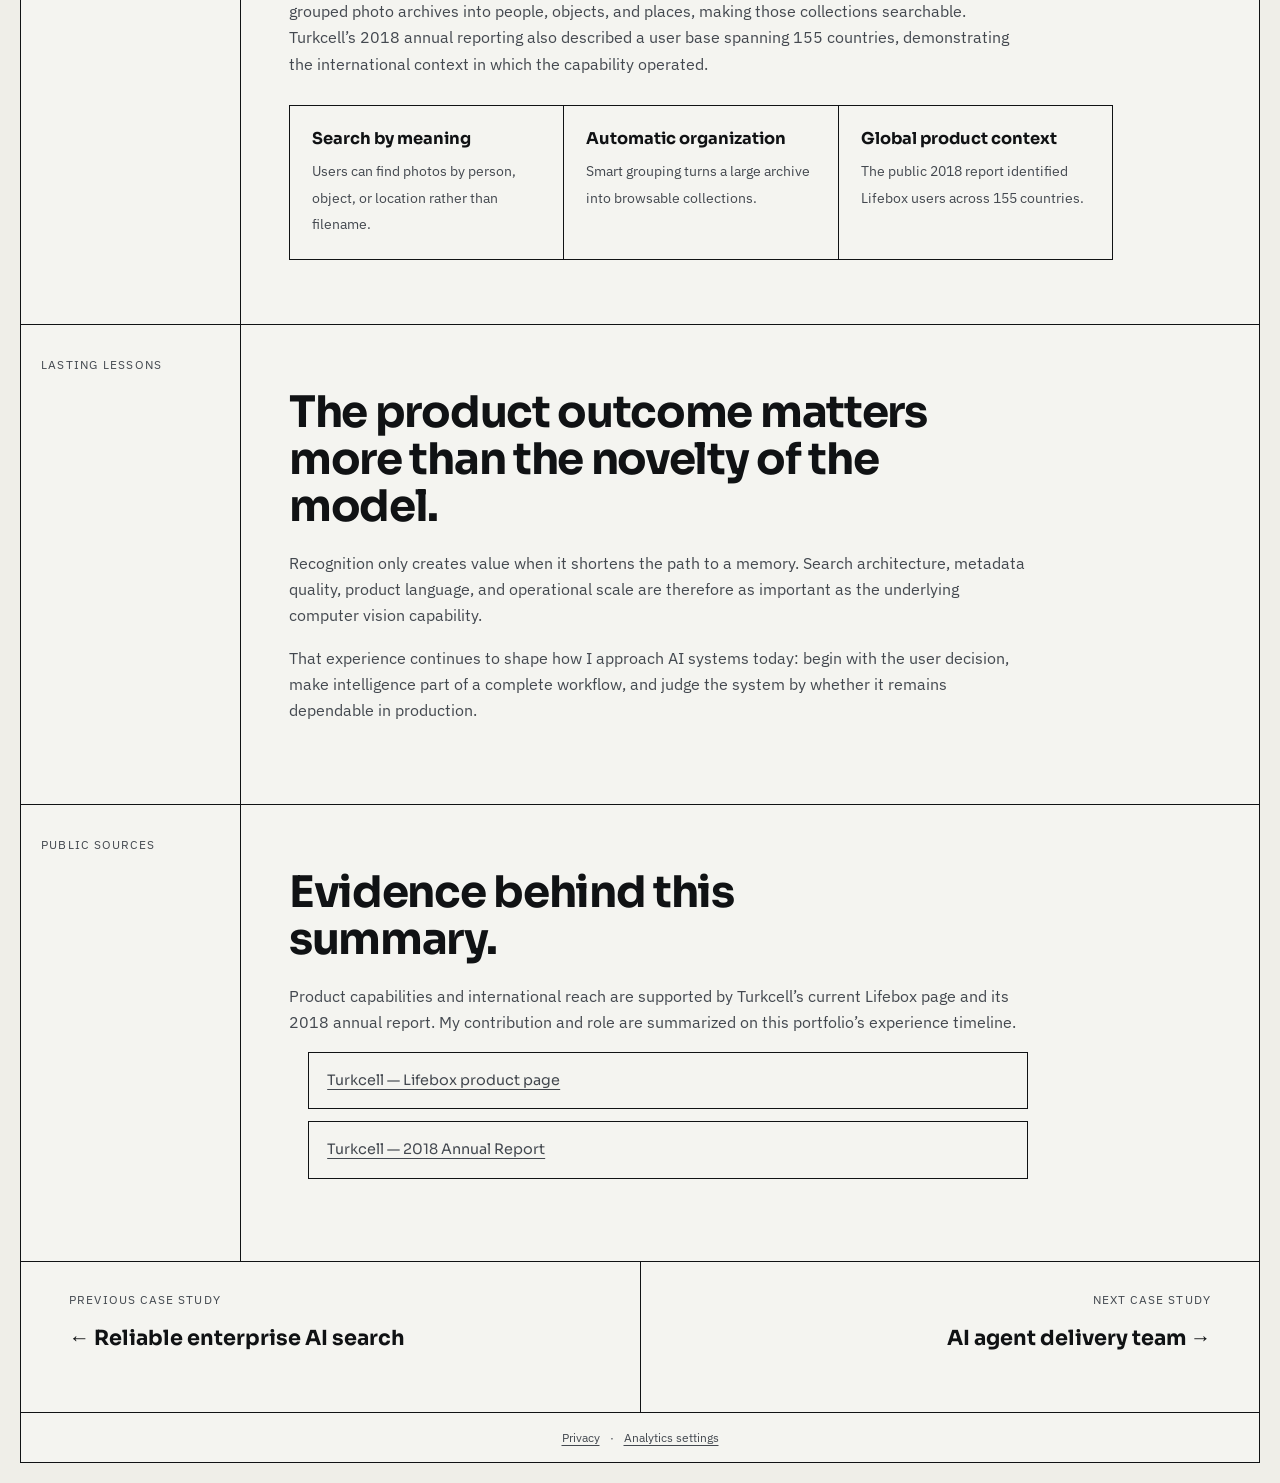
<file: case-studies/ai-media-discovery/index.html>
<!doctype html>
<html lang="en">
<head>
  <meta charset="UTF-8" />
  <meta name="viewport" content="width=device-width, initial-scale=1.0" />
  <title>AI Media Discovery at Global Scale Case Study | Alper Semerci</title>
  <meta name="description" content="How Alper Semerci contributed to Lifebox features that made personal media searchable by people, objects, and location for a global user base." />
  <meta name="author" content="Alper Semerci" />
  <meta name="robots" content="index, follow, max-snippet:-1, max-image-preview:large" />
  <meta name="theme-color" content="#efeee8" media="(prefers-color-scheme: light)" />
  <meta name="theme-color" content="#1a1d21" media="(prefers-color-scheme: dark)" />
  <link rel="canonical" href="https://alpersemerci.com/case-studies/ai-media-discovery/" />
  <link rel="icon" href="/favicon.svg" type="image/svg+xml" />

  <meta property="og:type" content="article" />
  <meta property="og:locale" content="en_US" />
  <meta property="og:site_name" content="Alper Semerci" />
  <meta property="og:title" content="AI-Powered Media Discovery at Global Scale | Case Study" />
  <meta property="og:description" content="Turning personal cloud archives into searchable memories through face, object, and location intelligence." />
  <meta property="og:url" content="https://alpersemerci.com/case-studies/ai-media-discovery/" />
  <meta property="og:image" content="https://alpersemerci.com/alper-semerci-og.jpg" />
  <meta property="og:image:width" content="1200" />
  <meta property="og:image:height" content="630" />
  <meta property="og:image:alt" content="Alper Semerci — CTO and AI Platform Engineering Leader" />
  <meta property="article:author" content="Alper Semerci" />
  <meta property="article:published_time" content="2026-07-25" />

  <meta name="twitter:card" content="summary_large_image" />
  <meta name="twitter:title" content="AI-Powered Media Discovery at Global Scale | Case Study" />
  <meta name="twitter:description" content="Turning personal cloud archives into searchable memories through face, object, and location intelligence." />
  <meta name="twitter:image" content="https://alpersemerci.com/alper-semerci-og.jpg" />
  <meta name="twitter:image:alt" content="Alper Semerci — CTO and AI Platform Engineering Leader" />

  <script type="application/ld+json">
    {
      "@context": "https://schema.org",
      "@graph": [
        {
          "@type": "Article",
          "@id": "https://alpersemerci.com/case-studies/ai-media-discovery/#article",
          "url": "https://alpersemerci.com/case-studies/ai-media-discovery/",
          "headline": "Making Personal Media Searchable with Face, Object, and Location Intelligence",
          "description": "How Alper Semerci contributed to Lifebox features that made personal media searchable by people, objects, and location for a global user base.",
          "datePublished": "2026-07-25",
          "dateModified": "2026-07-25",
          "inLanguage": "en",
          "image": "https://alpersemerci.com/alper-semerci-og.jpg",
          "author": {
            "@type": "Person",
            "@id": "https://alpersemerci.com/#person",
            "name": "Alper Semerci",
            "url": "https://alpersemerci.com/"
          },
          "isPartOf": {
            "@type": "WebSite",
            "@id": "https://alpersemerci.com/#website",
            "name": "Alper Semerci",
            "url": "https://alpersemerci.com/"
          },
          "about": [
            "Face recognition",
            "Object recognition",
            "Geospatial search",
            "Personal cloud",
            "Media discovery"
          ]
        },
        {
          "@type": "BreadcrumbList",
          "@id": "https://alpersemerci.com/case-studies/ai-media-discovery/#breadcrumbs",
          "itemListElement": [
            {
              "@type": "ListItem",
              "position": 1,
              "name": "Home",
              "item": "https://alpersemerci.com/"
            },
            {
              "@type": "ListItem",
              "position": 2,
              "name": "AI-Powered Media Discovery",
              "item": "https://alpersemerci.com/case-studies/ai-media-discovery/"
            }
          ]
        }
      ]
    }
  </script>

  <link rel="preconnect" href="https://fonts.googleapis.com" />
  <link rel="preconnect" href="https://fonts.gstatic.com" crossorigin />
  <link href="https://fonts.googleapis.com/css2?family=Sora:wght@600;700&amp;family=IBM+Plex+Sans:wght@400;500;600&amp;display=swap" rel="stylesheet" />
  <link rel="stylesheet" href="../case-study.css" />
  <link rel="stylesheet" href="../../analytics.css" />
</head>
<body>
  <article class="case-shell">
    <header class="case-topbar">
      <a class="case-brand" href="../../">Alper Semerci</a>
      <nav class="case-nav" aria-label="Case study navigation">
        <a href="../../#case-studies">Case studies</a>
        <a href="../../#experience">Experience</a>
        <a href="../../#contact">Contact</a>
        <button id="theme-toggle" class="theme-toggle" type="button" aria-label="Switch theme">Dark</button>
      </nav>
    </header>

    <main>
      <header class="case-hero">
        <p class="case-kicker">Case Study 02 · Consumer AI</p>
        <h1>Making personal media searchable with face, object, and location intelligence.</h1>
        <p class="case-lede">
          Contributing to high-scale Lifebox features that turned a personal cloud archive into a discovery
          experience organized around people, things, and places.
        </p>
      </header>

      <dl class="case-facts">
        <div class="case-fact">
          <dt>Role</dt>
          <dd>Senior Software Developer, Turkcell Technology</dd>
        </div>
        <div class="case-fact">
          <dt>Product</dt>
          <dd>Lifebox personal cloud</dd>
        </div>
        <div class="case-fact">
          <dt>Focus</dt>
          <dd>Recognition, geospatial context, and discovery</dd>
        </div>
        <div class="case-fact">
          <dt>Public reach</dt>
          <dd>Users across 155 countries in 2018</dd>
        </div>
      </dl>

      <section class="case-section" aria-labelledby="context-title">
        <h2 class="case-section-label" id="context-title">Context</h2>
        <div class="case-copy">
          <h2>A backup becomes more valuable when users can rediscover what it contains.</h2>
          <p>
            Personal cloud products solve an important first problem: safely storing a growing photo and video
            archive. As that archive expands, a second problem appears. People rarely remember filenames or upload
            dates; they remember who was present, what happened, and where it took place.
          </p>
          <p>
            Lifebox evolved beyond storage by automatically grouping and searching photos using face, object, and
            location intelligence. My portfolio records my contribution to high-scale Lifebox and Curio features,
            including face recognition and geospatial analytics, while I worked as a Senior Software Developer at
            Turkcell Technology from 2014 to 2019.
          </p>
          <aside class="confidentiality-note">
            This case study combines my published role summary with Turkcell’s public product descriptions and 2018
            reporting. Proprietary implementation details, models, infrastructure, and internal metrics are omitted.
          </aside>
        </div>
      </section>

      <section class="case-section" aria-labelledby="experience-title">
        <h2 class="case-section-label" id="experience-title">Product experience</h2>
        <div class="case-copy">
          <h2>Design discovery around the way people remember.</h2>
          <p>
            The product experience uses three intuitive dimensions—people, objects, and places—to organize media.
            Recognition and geospatial context enrich the archive so users can move from a vague memory to a
            relevant set of photos without knowing how the files were stored.
          </p>

          <div class="flow" role="img" aria-label="Personal media flows from cloud backup through recognition and location enrichment into smart albums, search, and memory rediscovery.">
            <div class="flow-step">
              <span class="flow-index">01</span>
              <strong>Cloud archive</strong>
              <span>Photos and videos are backed up into a personal media collection.</span>
            </div>
            <div class="flow-step">
              <span class="flow-index">02</span>
              <strong>AI enrichment</strong>
              <span>Faces and objects add machine-understood meaning to visual content.</span>
            </div>
            <div class="flow-step">
              <span class="flow-index">03</span>
              <strong>Location context</strong>
              <span>Geospatial information adds the “where” dimension to discovery.</span>
            </div>
            <div class="flow-step">
              <span class="flow-index">04</span>
              <strong>Smart organization</strong>
              <span>Media is grouped into searchable people, object, and place views.</span>
            </div>
            <div class="flow-step">
              <span class="flow-index">05</span>
              <strong>Rediscovery</strong>
              <span>Users find memories through concepts rather than filenames.</span>
            </div>
          </div>
          <p class="flow-caption">
            Product flow reconstructed from publicly documented Lifebox capabilities; internal architecture remains confidential.
          </p>
        </div>
      </section>

      <section class="case-section" aria-labelledby="decisions-title">
        <h2 class="case-section-label" id="decisions-title">Engineering principles</h2>
        <div class="case-copy">
          <h2>Productizing recognition requires more than a model endpoint.</h2>
          <p>
            The visible feature is a search box or a smart album. The engineering value comes from integrating
            recognition and metadata into a dependable consumer workflow that continues to work as archives grow
            and the product reaches users across markets.
          </p>

          <div class="decision-grid">
            <article class="decision">
              <span>01 · User model</span>
              <h3>Organize around who, what, and where.</h3>
              <p>
                These concepts match human memory more closely than storage paths, filenames, or upload chronology.
              </p>
            </article>
            <article class="decision">
              <span>02 · Integration</span>
              <h3>Make enrichment part of the archive lifecycle.</h3>
              <p>
                AI-derived metadata becomes useful when it is consistently connected to backup, grouping, and search.
              </p>
            </article>
            <article class="decision">
              <span>03 · Experience</span>
              <h3>Translate model output into a simple discovery surface.</h3>
              <p>
                Users benefit from smart albums and natural categories, not from exposure to recognition internals.
              </p>
            </article>
            <article class="decision">
              <span>04 · Scale</span>
              <h3>Design the feature as a global product capability.</h3>
              <p>
                Consumer AI must remain operationally useful across large archives, devices, and international usage.
              </p>
            </article>
          </div>
        </div>
      </section>

      <section class="case-section" aria-labelledby="outcomes-title">
        <h2 class="case-section-label" id="outcomes-title">Outcome</h2>
        <div class="case-copy">
          <h2>From passive storage to an intelligent memory product.</h2>
          <p>
            Turkcell publicly launched Lifebox face and object recognition in 2018. The feature automatically grouped
            photo archives into people, objects, and places, making those collections searchable. Turkcell’s 2018
            annual reporting also described a user base spanning 155 countries, demonstrating the international
            context in which the capability operated.
          </p>

          <div class="outcome-grid">
            <div class="outcome">
              <strong>Search by meaning</strong>
              <span>Users can find photos by person, object, or location rather than filename.</span>
            </div>
            <div class="outcome">
              <strong>Automatic organization</strong>
              <span>Smart grouping turns a large archive into browsable collections.</span>
            </div>
            <div class="outcome">
              <strong>Global product context</strong>
              <span>The public 2018 report identified Lifebox users across 155 countries.</span>
            </div>
          </div>
        </div>
      </section>

      <section class="case-section" aria-labelledby="lessons-title">
        <h2 class="case-section-label" id="lessons-title">Lasting lessons</h2>
        <div class="case-copy">
          <h2>The product outcome matters more than the novelty of the model.</h2>
          <p>
            Recognition only creates value when it shortens the path to a memory. Search architecture, metadata
            quality, product language, and operational scale are therefore as important as the underlying computer
            vision capability.
          </p>
          <p>
            That experience continues to shape how I approach AI systems today: begin with the user decision, make
            intelligence part of a complete workflow, and judge the system by whether it remains dependable in
            production.
          </p>
        </div>
      </section>

      <section class="case-section" aria-labelledby="sources-title">
        <h2 class="case-section-label" id="sources-title">Public sources</h2>
        <div class="case-copy">
          <h2>Evidence behind this summary.</h2>
          <p>
            Product capabilities and international reach are supported by Turkcell’s current Lifebox page and its
            2018 annual report. My contribution and role are summarized on this portfolio’s experience timeline.
          </p>
          <ul class="source-list">
            <li>
              <a href="https://www.turkcell.com.tr/servisler/uygulamalar/lifebox" target="_blank" rel="noopener noreferrer">
                Turkcell — Lifebox product page
              </a>
            </li>
            <li>
              <a href="https://s2.turkcell.com.tr/hakkimizda/tr/yatirimciiliskileri/InvestorReportLibrary/Turkcell-FR2018-TR.pdf" target="_blank" rel="noopener noreferrer">
                Turkcell — 2018 Annual Report
              </a>
            </li>
          </ul>
        </div>
      </section>
    </main>

    <footer class="case-footer">
      <a href="../reliable-enterprise-ai-search/">
        <span>Previous case study</span>
        <strong>← Reliable enterprise AI search</strong>
      </a>
      <a href="../ai-agent-delivery-team/">
        <span>Next case study</span>
        <strong>AI agent delivery team →</strong>
      </a>
    </footer>
    <div class="case-legal">
      <a class="privacy-link" href="../../privacy/">Privacy</a>
      <span aria-hidden="true">·</span>
      <button class="analytics-settings" type="button" data-analytics-settings>Analytics settings</button>
    </div>
  </article>

  <script src="../case-study.js"></script>
  <script src="../../analytics.js"></script>
</body>
</html>
</file>
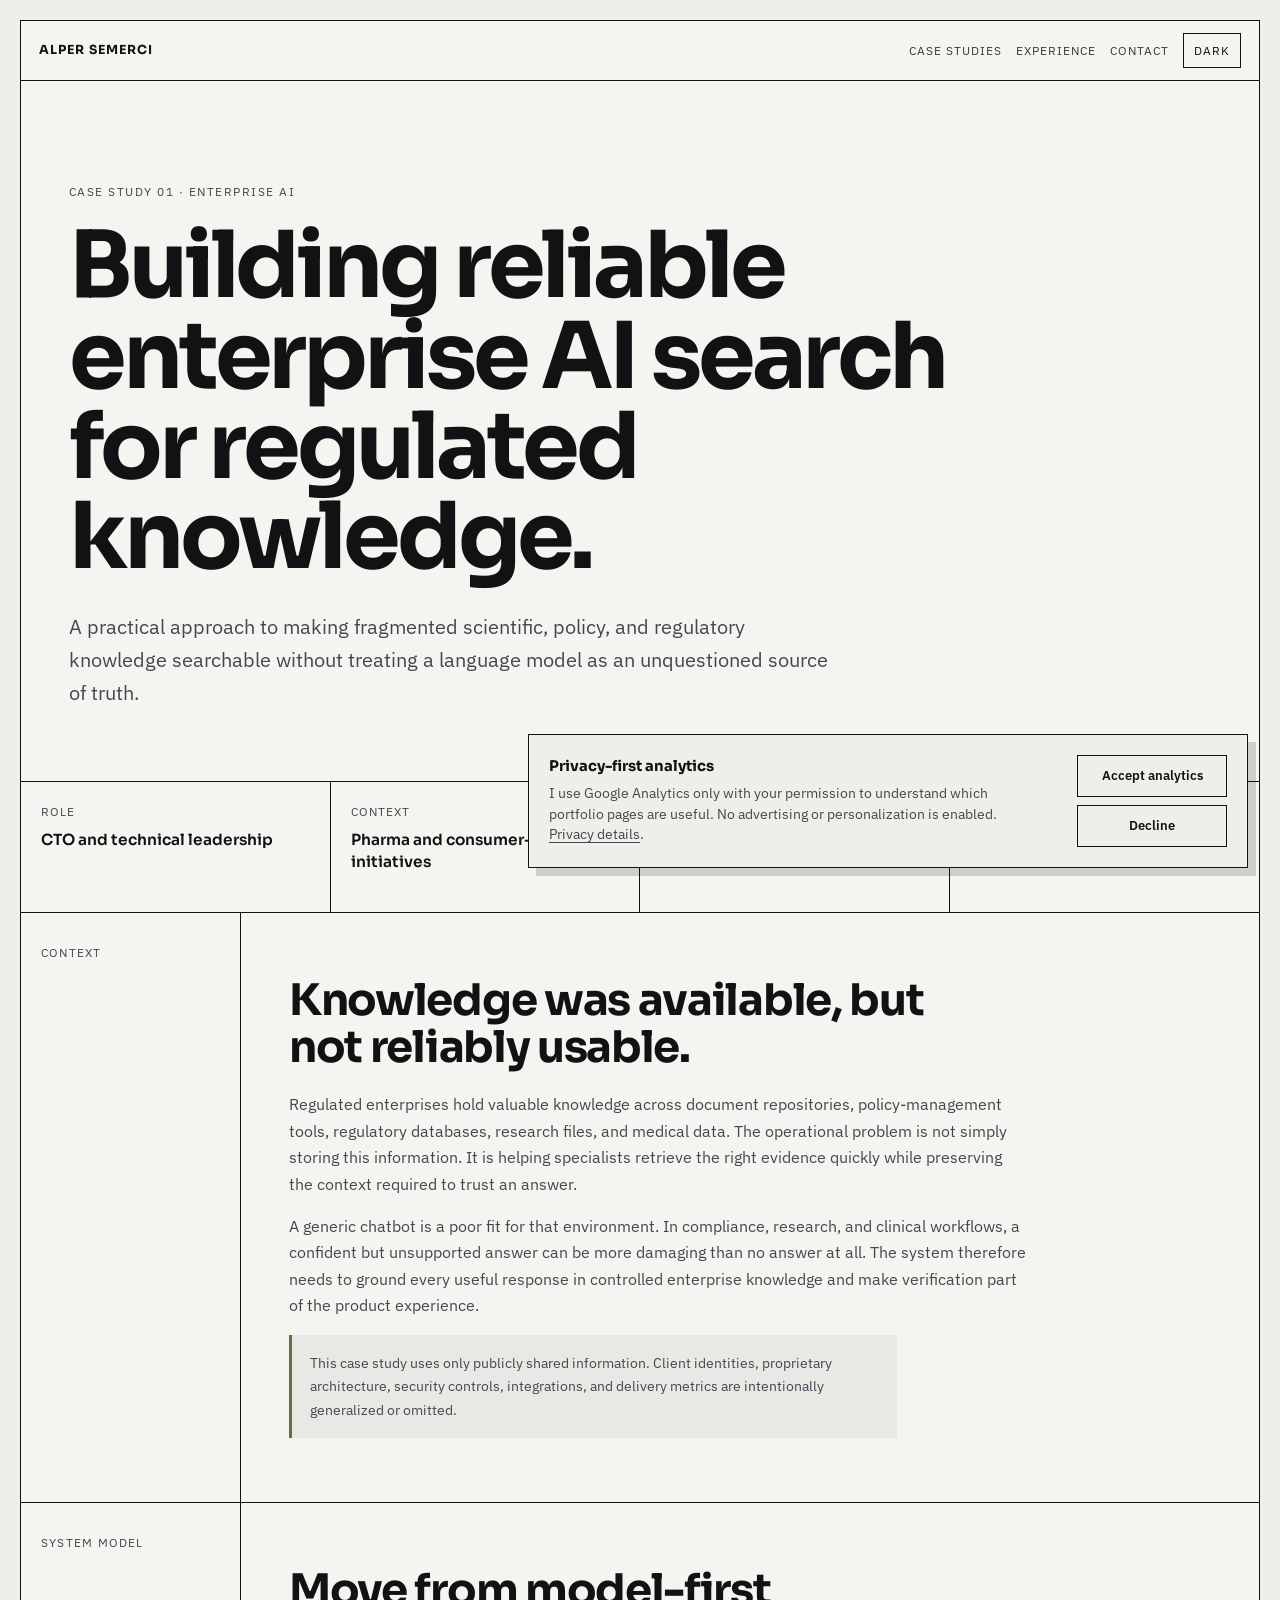
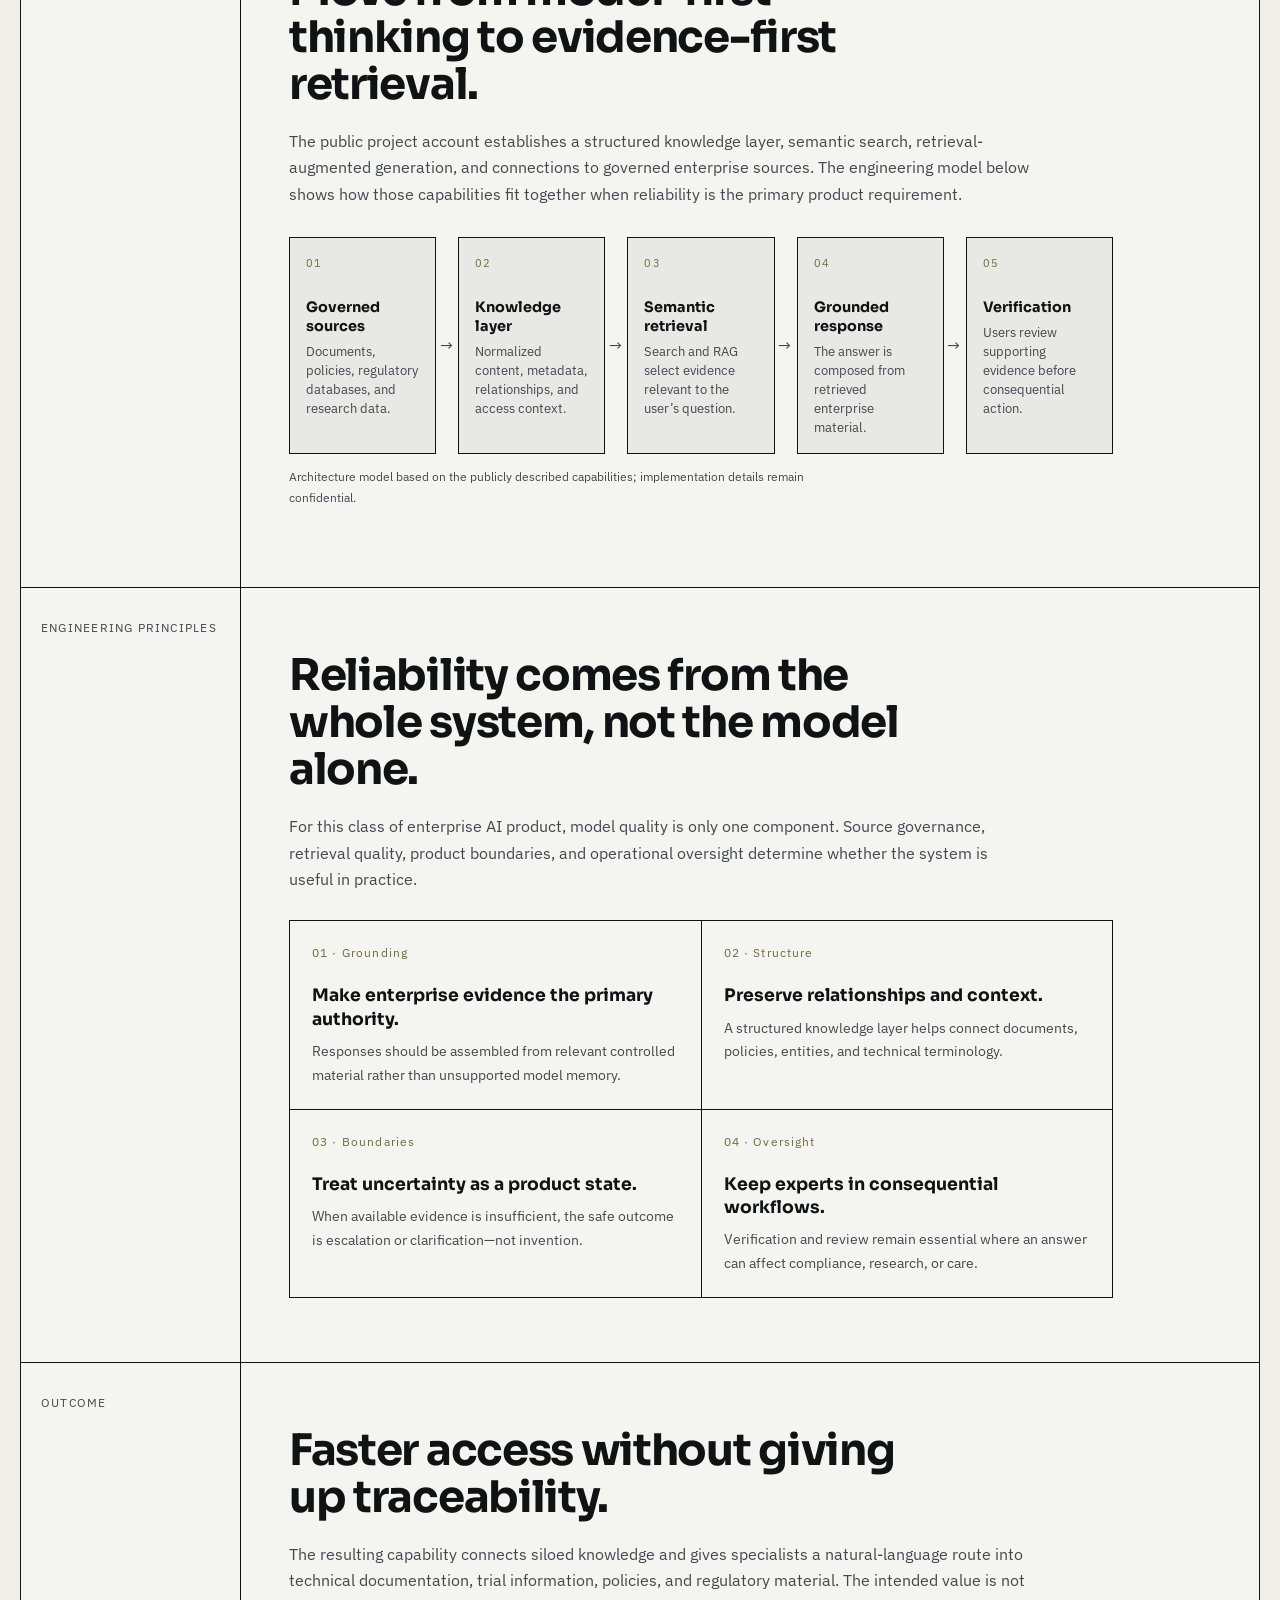
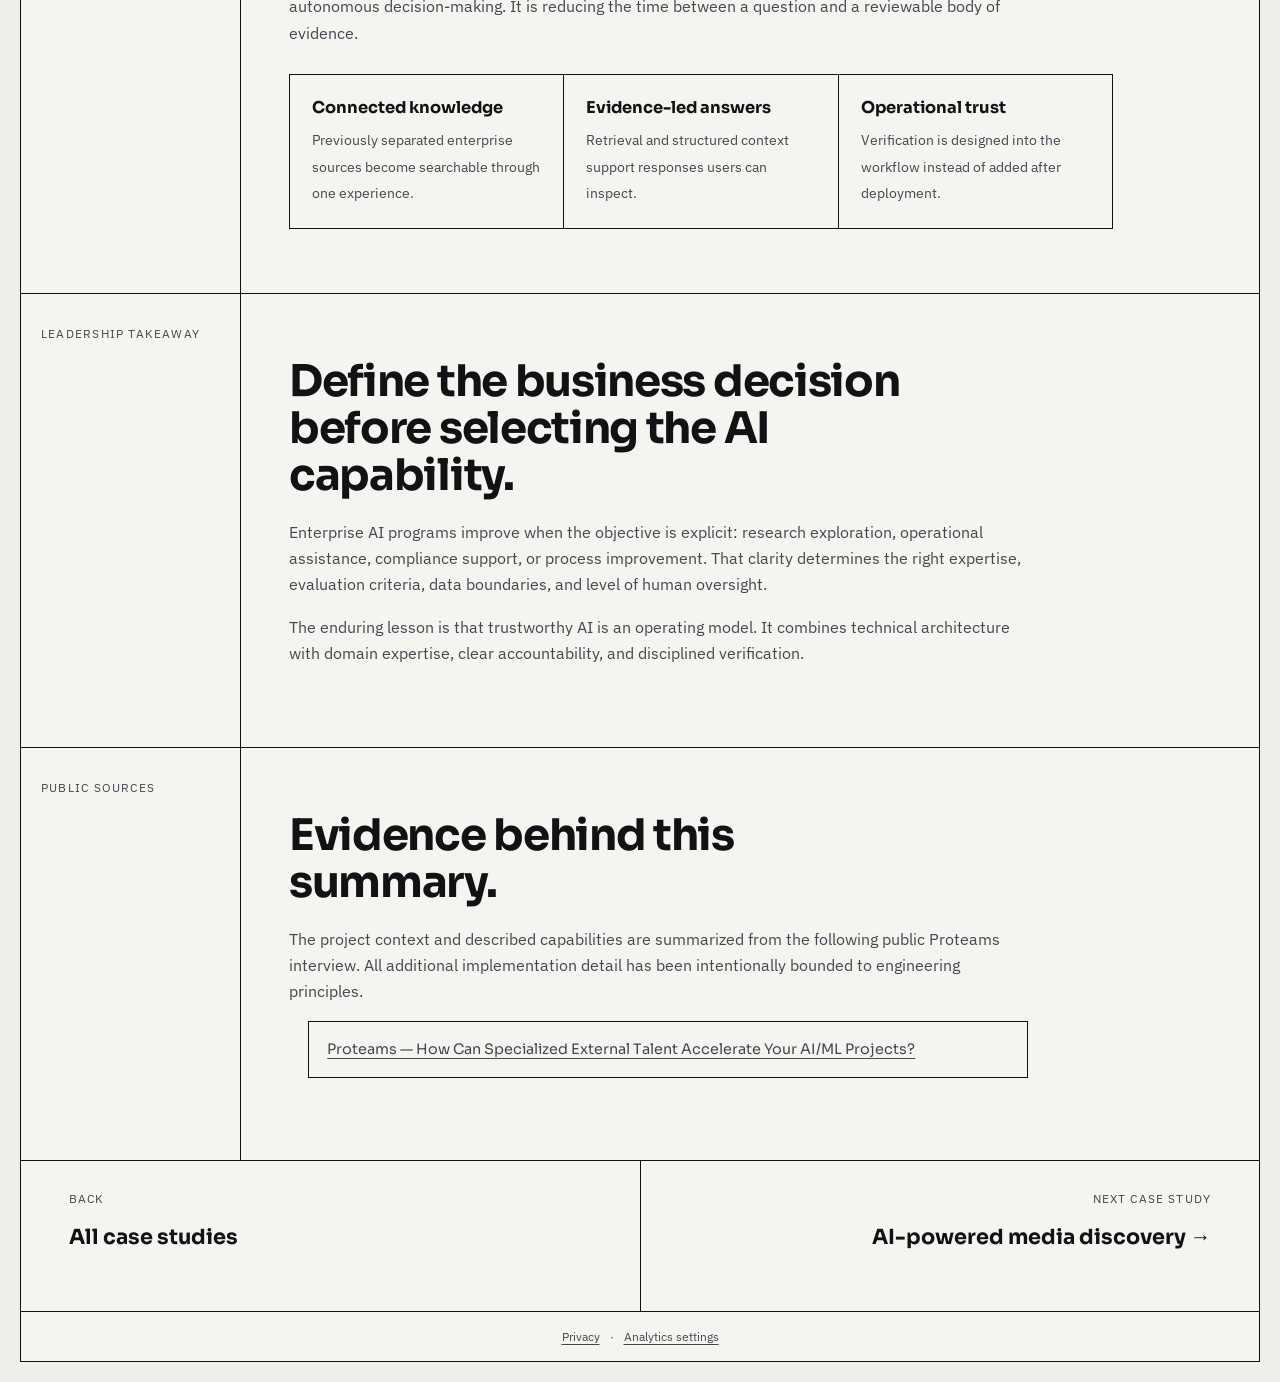
<file: case-studies/reliable-enterprise-ai-search/index.html>
<!doctype html>
<html lang="en">
<head>
  <meta charset="UTF-8" />
  <meta name="viewport" content="width=device-width, initial-scale=1.0" />
  <title>Reliable Enterprise AI Search Case Study | Alper Semerci</title>
  <meta name="description" content="How Alper Semerci approaches reliable enterprise AI search for regulated knowledge using structured data, semantic retrieval, RAG, and verification." />
  <meta name="author" content="Alper Semerci" />
  <meta name="robots" content="index, follow, max-snippet:-1, max-image-preview:large" />
  <meta name="theme-color" content="#efeee8" media="(prefers-color-scheme: light)" />
  <meta name="theme-color" content="#1a1d21" media="(prefers-color-scheme: dark)" />
  <link rel="canonical" href="https://alpersemerci.com/case-studies/reliable-enterprise-ai-search/" />
  <link rel="icon" href="/favicon.svg" type="image/svg+xml" />

  <meta property="og:type" content="article" />
  <meta property="og:locale" content="en_US" />
  <meta property="og:site_name" content="Alper Semerci" />
  <meta property="og:title" content="Reliable Enterprise AI Search | Case Study" />
  <meta property="og:description" content="A practical model for grounding enterprise AI in regulated knowledge, source provenance, and human verification." />
  <meta property="og:url" content="https://alpersemerci.com/case-studies/reliable-enterprise-ai-search/" />
  <meta property="og:image" content="https://alpersemerci.com/alper-semerci-og.jpg" />
  <meta property="og:image:width" content="1200" />
  <meta property="og:image:height" content="630" />
  <meta property="og:image:alt" content="Alper Semerci — CTO and AI Platform Engineering Leader" />
  <meta property="article:author" content="Alper Semerci" />
  <meta property="article:published_time" content="2026-07-25" />

  <meta name="twitter:card" content="summary_large_image" />
  <meta name="twitter:title" content="Reliable Enterprise AI Search | Case Study" />
  <meta name="twitter:description" content="A practical model for grounding enterprise AI in regulated knowledge, source provenance, and human verification." />
  <meta name="twitter:image" content="https://alpersemerci.com/alper-semerci-og.jpg" />
  <meta name="twitter:image:alt" content="Alper Semerci — CTO and AI Platform Engineering Leader" />

  <script type="application/ld+json">
    {
      "@context": "https://schema.org",
      "@graph": [
        {
          "@type": "Article",
          "@id": "https://alpersemerci.com/case-studies/reliable-enterprise-ai-search/#article",
          "url": "https://alpersemerci.com/case-studies/reliable-enterprise-ai-search/",
          "headline": "Building Reliable Enterprise AI Search for Regulated Knowledge",
          "description": "How Alper Semerci approaches reliable enterprise AI search for regulated knowledge using structured data, semantic retrieval, retrieval-augmented generation, and verification.",
          "datePublished": "2026-07-25",
          "dateModified": "2026-07-25",
          "inLanguage": "en",
          "image": "https://alpersemerci.com/alper-semerci-og.jpg",
          "author": {
            "@type": "Person",
            "@id": "https://alpersemerci.com/#person",
            "name": "Alper Semerci",
            "url": "https://alpersemerci.com/"
          },
          "isPartOf": {
            "@type": "WebSite",
            "@id": "https://alpersemerci.com/#website",
            "name": "Alper Semerci",
            "url": "https://alpersemerci.com/"
          },
          "about": [
            "Enterprise AI search",
            "Retrieval-augmented generation",
            "Knowledge graphs",
            "AI verification",
            "Regulated enterprise systems"
          ]
        },
        {
          "@type": "BreadcrumbList",
          "@id": "https://alpersemerci.com/case-studies/reliable-enterprise-ai-search/#breadcrumbs",
          "itemListElement": [
            {
              "@type": "ListItem",
              "position": 1,
              "name": "Home",
              "item": "https://alpersemerci.com/"
            },
            {
              "@type": "ListItem",
              "position": 2,
              "name": "Reliable Enterprise AI Search",
              "item": "https://alpersemerci.com/case-studies/reliable-enterprise-ai-search/"
            }
          ]
        }
      ]
    }
  </script>

  <link rel="preconnect" href="https://fonts.googleapis.com" />
  <link rel="preconnect" href="https://fonts.gstatic.com" crossorigin />
  <link href="https://fonts.googleapis.com/css2?family=Sora:wght@600;700&amp;family=IBM+Plex+Sans:wght@400;500;600&amp;display=swap" rel="stylesheet" />
  <link rel="stylesheet" href="../case-study.css" />
  <link rel="stylesheet" href="../../analytics.css" />
</head>
<body>
  <article class="case-shell">
    <header class="case-topbar">
      <a class="case-brand" href="../../">Alper Semerci</a>
      <nav class="case-nav" aria-label="Case study navigation">
        <a href="../../#case-studies">Case studies</a>
        <a href="../../#experience">Experience</a>
        <a href="../../#contact">Contact</a>
        <button id="theme-toggle" class="theme-toggle" type="button" aria-label="Switch theme">Dark</button>
      </nav>
    </header>

    <main>
      <header class="case-hero">
        <p class="case-kicker">Case Study 01 · Enterprise AI</p>
        <h1>Building reliable enterprise AI search for regulated knowledge.</h1>
        <p class="case-lede">
          A practical approach to making fragmented scientific, policy, and regulatory knowledge searchable
          without treating a language model as an unquestioned source of truth.
        </p>
      </header>

      <dl class="case-facts">
        <div class="case-fact">
          <dt>Role</dt>
          <dd>CTO and technical leadership</dd>
        </div>
        <div class="case-fact">
          <dt>Context</dt>
          <dd>Pharma and consumer-health initiatives</dd>
        </div>
        <div class="case-fact">
          <dt>Focus</dt>
          <dd>Knowledge search, RAG, and verification</dd>
        </div>
        <div class="case-fact">
          <dt>Public record</dt>
          <dd>Proteams interview, September 2025</dd>
        </div>
      </dl>

      <section class="case-section" aria-labelledby="context-title">
        <h2 class="case-section-label" id="context-title">Context</h2>
        <div class="case-copy">
          <h2>Knowledge was available, but not reliably usable.</h2>
          <p>
            Regulated enterprises hold valuable knowledge across document repositories, policy-management tools,
            regulatory databases, research files, and medical data. The operational problem is not simply storing
            this information. It is helping specialists retrieve the right evidence quickly while preserving the
            context required to trust an answer.
          </p>
          <p>
            A generic chatbot is a poor fit for that environment. In compliance, research, and clinical workflows,
            a confident but unsupported answer can be more damaging than no answer at all. The system therefore
            needs to ground every useful response in controlled enterprise knowledge and make verification part of
            the product experience.
          </p>
          <aside class="confidentiality-note">
            This case study uses only publicly shared information. Client identities, proprietary architecture,
            security controls, integrations, and delivery metrics are intentionally generalized or omitted.
          </aside>
        </div>
      </section>

      <section class="case-section" aria-labelledby="model-title">
        <h2 class="case-section-label" id="model-title">System model</h2>
        <div class="case-copy">
          <h2>Move from model-first thinking to evidence-first retrieval.</h2>
          <p>
            The public project account establishes a structured knowledge layer, semantic search,
            retrieval-augmented generation, and connections to governed enterprise sources. The engineering model
            below shows how those capabilities fit together when reliability is the primary product requirement.
          </p>

          <div class="flow" role="img" aria-label="Enterprise knowledge flows from governed sources through a structured knowledge layer and semantic retrieval to an evidence-backed answer and human verification.">
            <div class="flow-step">
              <span class="flow-index">01</span>
              <strong>Governed sources</strong>
              <span>Documents, policies, regulatory databases, and research data.</span>
            </div>
            <div class="flow-step">
              <span class="flow-index">02</span>
              <strong>Knowledge layer</strong>
              <span>Normalized content, metadata, relationships, and access context.</span>
            </div>
            <div class="flow-step">
              <span class="flow-index">03</span>
              <strong>Semantic retrieval</strong>
              <span>Search and RAG select evidence relevant to the user’s question.</span>
            </div>
            <div class="flow-step">
              <span class="flow-index">04</span>
              <strong>Grounded response</strong>
              <span>The answer is composed from retrieved enterprise material.</span>
            </div>
            <div class="flow-step">
              <span class="flow-index">05</span>
              <strong>Verification</strong>
              <span>Users review supporting evidence before consequential action.</span>
            </div>
          </div>
          <p class="flow-caption">
            Architecture model based on the publicly described capabilities; implementation details remain confidential.
          </p>
        </div>
      </section>

      <section class="case-section" aria-labelledby="decisions-title">
        <h2 class="case-section-label" id="decisions-title">Engineering principles</h2>
        <div class="case-copy">
          <h2>Reliability comes from the whole system, not the model alone.</h2>
          <p>
            For this class of enterprise AI product, model quality is only one component. Source governance,
            retrieval quality, product boundaries, and operational oversight determine whether the system is useful
            in practice.
          </p>

          <div class="decision-grid">
            <article class="decision">
              <span>01 · Grounding</span>
              <h3>Make enterprise evidence the primary authority.</h3>
              <p>
                Responses should be assembled from relevant controlled material rather than unsupported model memory.
              </p>
            </article>
            <article class="decision">
              <span>02 · Structure</span>
              <h3>Preserve relationships and context.</h3>
              <p>
                A structured knowledge layer helps connect documents, policies, entities, and technical terminology.
              </p>
            </article>
            <article class="decision">
              <span>03 · Boundaries</span>
              <h3>Treat uncertainty as a product state.</h3>
              <p>
                When available evidence is insufficient, the safe outcome is escalation or clarification—not invention.
              </p>
            </article>
            <article class="decision">
              <span>04 · Oversight</span>
              <h3>Keep experts in consequential workflows.</h3>
              <p>
                Verification and review remain essential where an answer can affect compliance, research, or care.
              </p>
            </article>
          </div>
        </div>
      </section>

      <section class="case-section" aria-labelledby="outcomes-title">
        <h2 class="case-section-label" id="outcomes-title">Outcome</h2>
        <div class="case-copy">
          <h2>Faster access without giving up traceability.</h2>
          <p>
            The resulting capability connects siloed knowledge and gives specialists a natural-language route into
            technical documentation, trial information, policies, and regulatory material. The intended value is
            not autonomous decision-making. It is reducing the time between a question and a reviewable body of
            evidence.
          </p>

          <div class="outcome-grid">
            <div class="outcome">
              <strong>Connected knowledge</strong>
              <span>Previously separated enterprise sources become searchable through one experience.</span>
            </div>
            <div class="outcome">
              <strong>Evidence-led answers</strong>
              <span>Retrieval and structured context support responses users can inspect.</span>
            </div>
            <div class="outcome">
              <strong>Operational trust</strong>
              <span>Verification is designed into the workflow instead of added after deployment.</span>
            </div>
          </div>
        </div>
      </section>

      <section class="case-section" aria-labelledby="leadership-title">
        <h2 class="case-section-label" id="leadership-title">Leadership takeaway</h2>
        <div class="case-copy">
          <h2>Define the business decision before selecting the AI capability.</h2>
          <p>
            Enterprise AI programs improve when the objective is explicit: research exploration, operational
            assistance, compliance support, or process improvement. That clarity determines the right expertise,
            evaluation criteria, data boundaries, and level of human oversight.
          </p>
          <p>
            The enduring lesson is that trustworthy AI is an operating model. It combines technical architecture
            with domain expertise, clear accountability, and disciplined verification.
          </p>
        </div>
      </section>

      <section class="case-section" aria-labelledby="sources-title">
        <h2 class="case-section-label" id="sources-title">Public sources</h2>
        <div class="case-copy">
          <h2>Evidence behind this summary.</h2>
          <p>
            The project context and described capabilities are summarized from the following public Proteams
            interview. All additional implementation detail has been intentionally bounded to engineering principles.
          </p>
          <ul class="source-list">
            <li>
              <a href="https://proteams.com/blog/how-can-specialized-external-talent-accelerate-your-ai-ml-projects/" target="_blank" rel="noopener noreferrer">
                Proteams — How Can Specialized External Talent Accelerate Your AI/ML Projects?
              </a>
            </li>
          </ul>
        </div>
      </section>
    </main>

    <footer class="case-footer">
      <a href="../../#case-studies">
        <span>Back</span>
        <strong>All case studies</strong>
      </a>
      <a href="../ai-media-discovery/">
        <span>Next case study</span>
        <strong>AI-powered media discovery →</strong>
      </a>
    </footer>
    <div class="case-legal">
      <a class="privacy-link" href="../../privacy/">Privacy</a>
      <span aria-hidden="true">·</span>
      <button class="analytics-settings" type="button" data-analytics-settings>Analytics settings</button>
    </div>
  </article>

  <script src="../case-study.js"></script>
  <script src="../../analytics.js"></script>
</body>
</html>
</file>
<file: analytics.css>
.analytics-consent {
  position: fixed;
  right: clamp(16px, 3vw, 32px);
  bottom: clamp(16px, 3vw, 32px);
  z-index: 1000;
  display: grid;
  grid-template-columns: minmax(0, 1fr) auto;
  gap: 22px;
  width: min(720px, calc(100vw - 32px));
  padding: 20px;
  border: 1px solid var(--line, #101214);
  background: var(--bg, #efeee8);
  color: var(--ink, #101214);
  box-shadow: 8px 8px 0 rgba(16, 18, 20, 0.16);
  font-family: "IBM Plex Sans", sans-serif;
  line-height: 1.5;
}

.analytics-consent[hidden] {
  display: none;
}

.analytics-consent__copy strong {
  display: block;
  margin-bottom: 6px;
  font-family: "Sora", sans-serif;
  font-size: 0.92rem;
}

.analytics-consent__copy p {
  max-width: 58ch;
  margin: 0;
  color: var(--muted, #43484f);
  font-size: 0.86rem;
}

.analytics-consent__copy a {
  color: inherit;
  text-underline-offset: 3px;
}

.analytics-consent__status:empty {
  display: none;
}

.analytics-consent__status {
  margin-top: 7px !important;
  font-weight: 600;
}

.analytics-consent__actions {
  display: grid;
  align-content: center;
  gap: 8px;
  min-width: 150px;
}

.analytics-consent__actions button,
.analytics-settings {
  border: 1px solid var(--line, #101214);
  background: transparent;
  color: inherit;
  font: inherit;
  cursor: pointer;
}

.analytics-consent__actions button {
  min-height: 42px;
  padding: 8px 12px;
  font-size: 0.82rem;
  font-weight: 600;
}

.analytics-consent__actions button:hover,
.analytics-consent__actions button:focus-visible,
.analytics-settings:hover,
.analytics-settings:focus-visible {
  background: var(--ink, #101214);
  color: var(--bg, #efeee8);
}

.analytics-consent__actions button:focus-visible,
.analytics-settings:focus-visible {
  outline: 3px solid var(--accent, #716b3c);
  outline-offset: 2px;
}

.analytics-settings {
  padding: 0;
  border: 0;
  text-decoration: underline;
  text-underline-offset: 3px;
}

@media (max-width: 680px) {
  .analytics-consent {
    grid-template-columns: 1fr;
    gap: 16px;
  }

  .analytics-consent__actions {
    grid-template-columns: 1fr 1fr;
  }
}

@media print {
  .analytics-consent,
  .analytics-settings,
  .privacy-link {
    display: none !important;
  }
}
</file>
<file: case-studies/case-study.css>
:root {
  color-scheme: light;
  --bg: #efeee8;
  --ink: #101214;
  --muted: #43484f;
  --line: #101214;
  --panel: rgba(255, 255, 255, 0.32);
  --soft: rgba(16, 18, 20, 0.05);
  --accent: #716b3c;
  --max: 1240px;
  --pad: clamp(20px, 4vw, 48px);
}

html[data-theme="dark"] {
  color-scheme: dark;
  --bg: #1a1d21;
  --ink: #f2f3f5;
  --muted: #c1c7d0;
  --line: rgba(242, 243, 245, 0.78);
  --panel: rgba(31, 34, 38, 0.9);
  --soft: rgba(242, 243, 245, 0.06);
  --accent: #d0c98a;
}

* {
  box-sizing: border-box;
  margin: 0;
  padding: 0;
  border-radius: 0;
}

html {
  scroll-behavior: smooth;
}

body {
  min-height: 100vh;
  padding: 20px;
  background: var(--bg);
  color: var(--ink);
  font-family: "IBM Plex Sans", sans-serif;
  line-height: 1.65;
  transition: background-color 0.25s ease, color 0.25s ease;
}

a {
  color: inherit;
}

.case-shell {
  max-width: var(--max);
  margin: 0 auto;
  border: 1px solid var(--line);
  background: var(--panel);
  transition: background-color 0.25s ease, border-color 0.25s ease;
}

.case-topbar {
  display: flex;
  align-items: center;
  justify-content: space-between;
  gap: 18px;
  padding: 12px 18px;
  border-bottom: 1px solid var(--line);
  font-size: 0.78rem;
  letter-spacing: 0.08em;
  text-transform: uppercase;
}

.case-brand {
  font-family: "Sora", sans-serif;
  font-weight: 700;
  text-decoration: none;
}

.case-nav {
  display: flex;
  align-items: center;
  justify-content: flex-end;
  gap: 14px;
  flex-wrap: wrap;
}

.case-nav a {
  text-decoration: none;
  opacity: 0.82;
}

.case-nav a:hover,
.case-nav a:focus-visible {
  opacity: 1;
  text-decoration: underline;
  text-underline-offset: 4px;
}

.theme-toggle {
  border: 1px solid var(--line);
  background: transparent;
  color: var(--ink);
  padding: 6px 10px;
  font: inherit;
  letter-spacing: inherit;
  text-transform: inherit;
  cursor: pointer;
}

.theme-toggle:hover,
.theme-toggle:focus-visible {
  opacity: 0.72;
}

.case-hero {
  padding: clamp(44px, 8vw, 100px) var(--pad) clamp(36px, 6vw, 72px);
  border-bottom: 1px solid var(--line);
}

.case-kicker {
  margin-bottom: 20px;
  color: var(--muted);
  font-size: 0.78rem;
  letter-spacing: 0.12em;
  text-transform: uppercase;
}

.case-hero h1 {
  max-width: 13ch;
  font-family: "Sora", sans-serif;
  font-size: clamp(2.7rem, 7.2vw, 6.7rem);
  line-height: 0.98;
  letter-spacing: -0.045em;
}

.case-lede {
  max-width: 760px;
  margin-top: 28px;
  color: var(--muted);
  font-size: clamp(1rem, 2vw, 1.25rem);
}

.case-facts {
  display: grid;
  grid-template-columns: repeat(4, minmax(0, 1fr));
  border-bottom: 1px solid var(--line);
}

.case-fact {
  min-height: 130px;
  padding: 20px;
  border-right: 1px solid var(--line);
}

.case-fact:last-child {
  border-right: 0;
}

.case-fact dt {
  margin-bottom: 8px;
  color: var(--muted);
  font-size: 0.72rem;
  letter-spacing: 0.1em;
  text-transform: uppercase;
}

.case-fact dd {
  font-family: "Sora", sans-serif;
  font-size: 0.96rem;
  font-weight: 600;
  line-height: 1.4;
}

.case-section {
  display: grid;
  grid-template-columns: 220px 1fr;
  border-bottom: 1px solid var(--line);
}

.case-section-label {
  padding: 30px 20px;
  border-right: 1px solid var(--line);
  color: var(--muted);
  font-size: 0.76rem;
  font-weight: 400;
  letter-spacing: 0.1em;
  text-transform: uppercase;
}

.case-copy {
  min-width: 0;
  max-width: 920px;
  padding: clamp(30px, 5vw, 64px) var(--pad);
}

.case-copy h2 {
  max-width: 20ch;
  margin-bottom: 20px;
  font-family: "Sora", sans-serif;
  font-size: clamp(1.65rem, 3.4vw, 3rem);
  line-height: 1.08;
  letter-spacing: -0.03em;
}

.case-copy h3 {
  margin: 30px 0 10px;
  font-family: "Sora", sans-serif;
  font-size: 1.08rem;
  line-height: 1.35;
}

.case-copy p {
  max-width: 74ch;
  margin-bottom: 16px;
  color: var(--muted);
}

.case-copy ul {
  max-width: 72ch;
  margin: 0 0 18px 1.2rem;
  color: var(--muted);
}

.case-copy li {
  margin-bottom: 10px;
  padding-left: 5px;
}

.case-copy strong {
  color: var(--ink);
}

.confidentiality-note {
  max-width: 76ch;
  padding: 16px 18px;
  border-left: 3px solid var(--accent);
  background: var(--soft);
  color: var(--muted);
  font-size: 0.9rem;
}

.flow {
  display: grid;
  grid-template-columns: repeat(5, minmax(0, 1fr));
  gap: 22px;
  margin: 30px 0 12px;
}

.flow-step {
  position: relative;
  min-height: 145px;
  padding: 16px;
  border: 1px solid var(--line);
  background: var(--soft);
}

.flow-step:not(:last-child)::after {
  content: "→";
  position: absolute;
  top: 50%;
  right: -19px;
  width: 16px;
  color: var(--muted);
  font-size: 1rem;
  text-align: center;
  transform: translateY(-50%);
}

.flow-index {
  display: block;
  margin-bottom: 26px;
  color: var(--accent);
  font-size: 0.7rem;
  letter-spacing: 0.1em;
}

.flow-step strong {
  display: block;
  margin-bottom: 6px;
  font-family: "Sora", sans-serif;
  font-size: 0.9rem;
  line-height: 1.3;
}

.flow-step span:last-child {
  display: block;
  color: var(--muted);
  font-size: 0.82rem;
  line-height: 1.45;
}

.flow-caption {
  color: var(--muted);
  font-size: 0.78rem;
}

.decision-grid {
  display: grid;
  grid-template-columns: repeat(2, minmax(0, 1fr));
  margin-top: 28px;
  border-top: 1px solid var(--line);
  border-left: 1px solid var(--line);
}

.decision {
  min-height: 170px;
  padding: 22px;
  border-right: 1px solid var(--line);
  border-bottom: 1px solid var(--line);
}

.decision span {
  display: block;
  margin-bottom: 22px;
  color: var(--accent);
  font-size: 0.72rem;
  letter-spacing: 0.1em;
}

.decision h3 {
  margin: 0 0 8px;
}

.decision p {
  margin: 0;
  font-size: 0.9rem;
}

.outcome-grid {
  display: grid;
  grid-template-columns: repeat(3, minmax(0, 1fr));
  margin-top: 28px;
  border-top: 1px solid var(--line);
  border-left: 1px solid var(--line);
}

.outcome {
  min-height: 150px;
  padding: 22px;
  border-right: 1px solid var(--line);
  border-bottom: 1px solid var(--line);
}

.outcome strong {
  display: block;
  margin-bottom: 8px;
  font-family: "Sora", sans-serif;
  font-size: 1.02rem;
  line-height: 1.3;
}

.outcome span {
  color: var(--muted);
  font-size: 0.88rem;
}

.case-hero-split {
  display: grid;
  grid-template-columns: minmax(0, 1fr) auto;
  align-items: end;
  gap: clamp(20px, 4vw, 56px);
}

.case-mascot {
  display: block;
  width: clamp(120px, 15vw, 190px);
  height: auto;
}

.case-figure {
  max-width: 100%;
  margin: 30px 0 22px;
}

.case-figure-frame {
  display: block;
  padding: clamp(8px, 1.5vw, 16px);
  border: 1px solid var(--line);
  background: #eeeef2;
  overflow-x: auto;
}

.case-figure-plain .case-figure-frame {
  background: #ffffff;
}

.case-figure img {
  display: block;
  width: 100%;
  height: auto;
}

.case-figure figcaption {
  max-width: 74ch;
  margin-top: 10px;
  color: var(--muted);
  font-size: 0.78rem;
  line-height: 1.5;
}

.stage-list {
  max-width: none;
  margin: 28px 0 8px;
  border-top: 1px solid var(--line);
  list-style: none;
  counter-reset: stage;
}

.stage-list li {
  display: grid;
  grid-template-columns: 44px minmax(120px, 190px) 1fr;
  gap: 14px;
  align-items: baseline;
  margin: 0;
  padding: 14px 0;
  border-bottom: 1px solid var(--line);
  counter-increment: stage;
  font-size: 0.9rem;
}

.stage-list li::before {
  content: counter(stage, decimal-leading-zero);
  color: var(--accent);
  font-size: 0.72rem;
  letter-spacing: 0.1em;
}

.stage-list strong {
  font-family: "Sora", sans-serif;
  font-size: 0.94rem;
}

.stat-grid {
  display: grid;
  grid-template-columns: repeat(3, minmax(0, 1fr));
  margin: 28px 0 8px;
  border-top: 1px solid var(--line);
  border-left: 1px solid var(--line);
}

.stat {
  padding: 22px;
  border-right: 1px solid var(--line);
  border-bottom: 1px solid var(--line);
}

.stat strong {
  display: block;
  margin-bottom: 8px;
  font-family: "Sora", sans-serif;
  font-size: clamp(1.7rem, 3.6vw, 2.6rem);
  line-height: 1;
  letter-spacing: -0.03em;
}

.stat span {
  color: var(--muted);
  font-size: 0.86rem;
}

.source-list {
  display: grid;
  gap: 12px;
  margin: 22px 0 0;
  list-style: none;
}

.source-list li {
  margin: 0;
  padding: 0;
}

.source-list a {
  display: block;
  padding: 16px 18px;
  border: 1px solid var(--line);
  font-family: "Sora", sans-serif;
  font-size: 0.9rem;
  text-decoration-thickness: 1px;
  text-underline-offset: 4px;
}

.source-list a:hover,
.source-list a:focus-visible {
  background: var(--soft);
}

.case-footer {
  display: grid;
  grid-template-columns: 1fr 1fr;
}

.case-legal {
  display: flex;
  align-items: center;
  justify-content: center;
  gap: 10px;
  padding: 14px 18px;
  border-top: 1px solid var(--line);
  color: var(--muted);
  font-size: 0.78rem;
}

.case-legal a {
  color: inherit;
  text-underline-offset: 3px;
}

.case-footer a {
  min-height: 150px;
  padding: 28px var(--pad);
  text-decoration: none;
}

.case-footer a + a {
  border-left: 1px solid var(--line);
  text-align: right;
}

.case-footer span {
  display: block;
  margin-bottom: 12px;
  color: var(--muted);
  font-size: 0.72rem;
  letter-spacing: 0.1em;
  text-transform: uppercase;
}

.case-footer strong {
  font-family: "Sora", sans-serif;
  font-size: clamp(1rem, 2vw, 1.3rem);
}

.case-footer a:hover,
.case-footer a:focus-visible {
  background: var(--soft);
}

@media (max-width: 900px) {
  body {
    padding: 10px;
  }

  .case-topbar {
    align-items: flex-start;
    flex-direction: column;
  }

  .case-nav {
    justify-content: flex-start;
  }

  .case-facts {
    grid-template-columns: repeat(2, minmax(0, 1fr));
  }

  .case-fact:nth-child(2) {
    border-right: 0;
  }

  .case-fact:nth-child(-n + 2) {
    border-bottom: 1px solid var(--line);
  }

  .case-section {
    grid-template-columns: 1fr;
  }

  .case-section-label {
    padding: 16px 20px;
    border-right: 0;
    border-bottom: 1px solid var(--line);
  }

  .flow {
    grid-template-columns: 1fr;
    gap: 24px;
  }

  .stage-list li {
    grid-template-columns: 36px 1fr;
  }

  .stage-list li span {
    grid-column: 2;
  }

  .flow-step {
    min-height: auto;
  }

  .flow-step:not(:last-child)::after {
    content: "↓";
    top: auto;
    right: auto;
    bottom: -23px;
    left: 50%;
    transform: translateX(-50%);
  }
}

@media (max-width: 620px) {
  .case-hero h1 {
    font-size: clamp(2.5rem, 13vw, 4.4rem);
  }

  .case-facts,
  .decision-grid,
  .outcome-grid,
  .stat-grid,
  .case-footer {
    grid-template-columns: 1fr;
  }

  .case-hero-split {
    grid-template-columns: 1fr;
  }

  .case-mascot {
    width: 120px;
  }

  .case-figure-scroll img {
    min-width: 640px;
  }

  .case-fact {
    min-height: auto;
    border-right: 0;
    border-bottom: 1px solid var(--line);
  }

  .case-fact:last-child {
    border-bottom: 0;
  }

  .case-footer a + a {
    border-top: 1px solid var(--line);
    border-left: 0;
    text-align: left;
  }
}

@media print {
  :root,
  html[data-theme="dark"] {
    --bg: #ffffff;
    --ink: #000000;
    --muted: #2b2f33;
    --line: #000000;
    --panel: #ffffff;
    --soft: #f4f4f4;
  }

  body {
    padding: 0;
  }

  .case-shell {
    max-width: none;
    border: 0;
  }

  .theme-toggle {
    display: none;
  }

  .case-section,
  .decision,
  .outcome,
  .stat,
  .case-figure,
  .flow-step {
    break-inside: avoid;
  }
}
</file>
